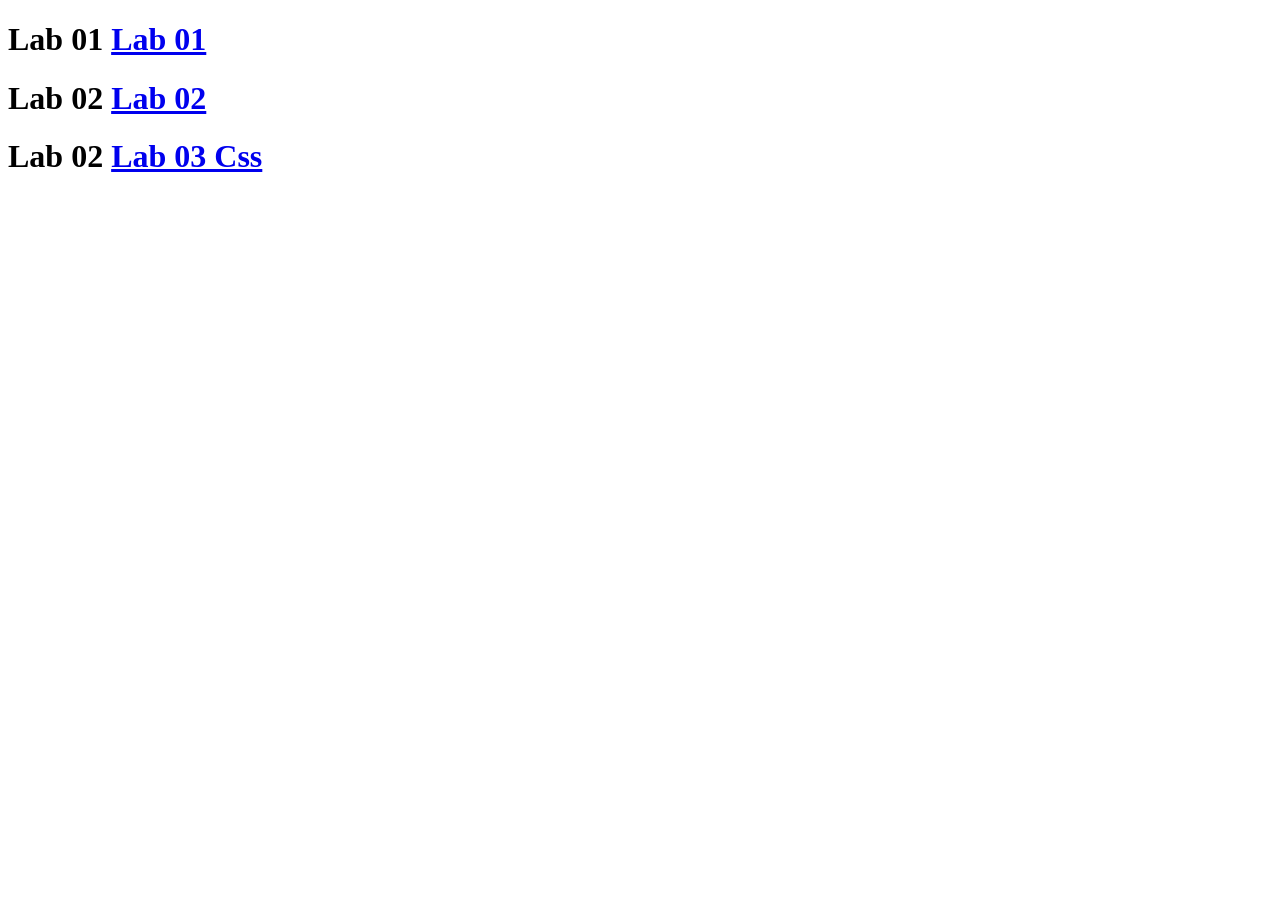
<file: index.html>
<!DOCTYPE html>
<html lang="en">
<head>
    <meta charset="UTF-8">
    <meta name="viewport" content="width=device-width, initial-scale=1.0">
    <title>Landing Page</title>
</head>
<body>


    <h1>Lab 01 <a href="lab01/index.html">Lab 01</a></h1>
    <h1>Lab 02 <a href="lab02/index.html">Lab 02</a></h1>
    <h1>Lab 02 <a href="lab03_css/index.html">Lab 03 Css</a></h1>
    
</body>
</html>
</file>
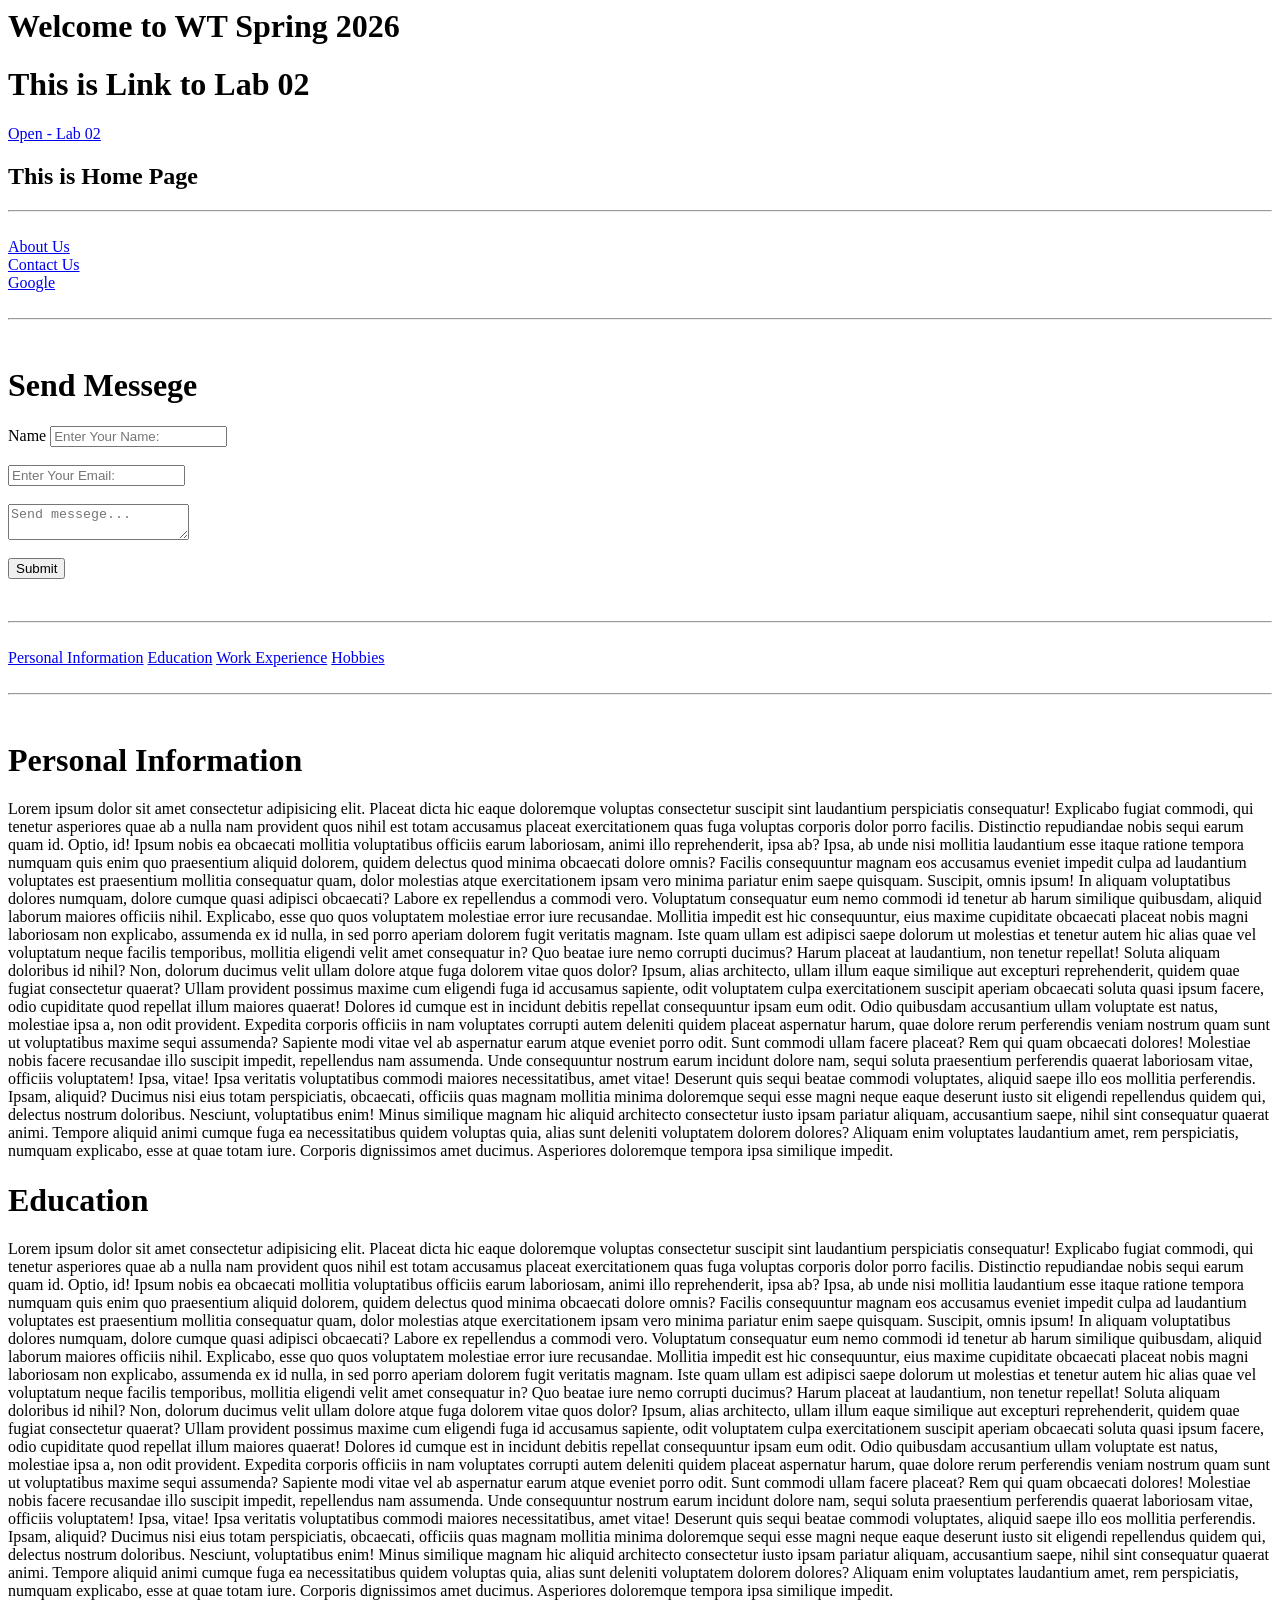
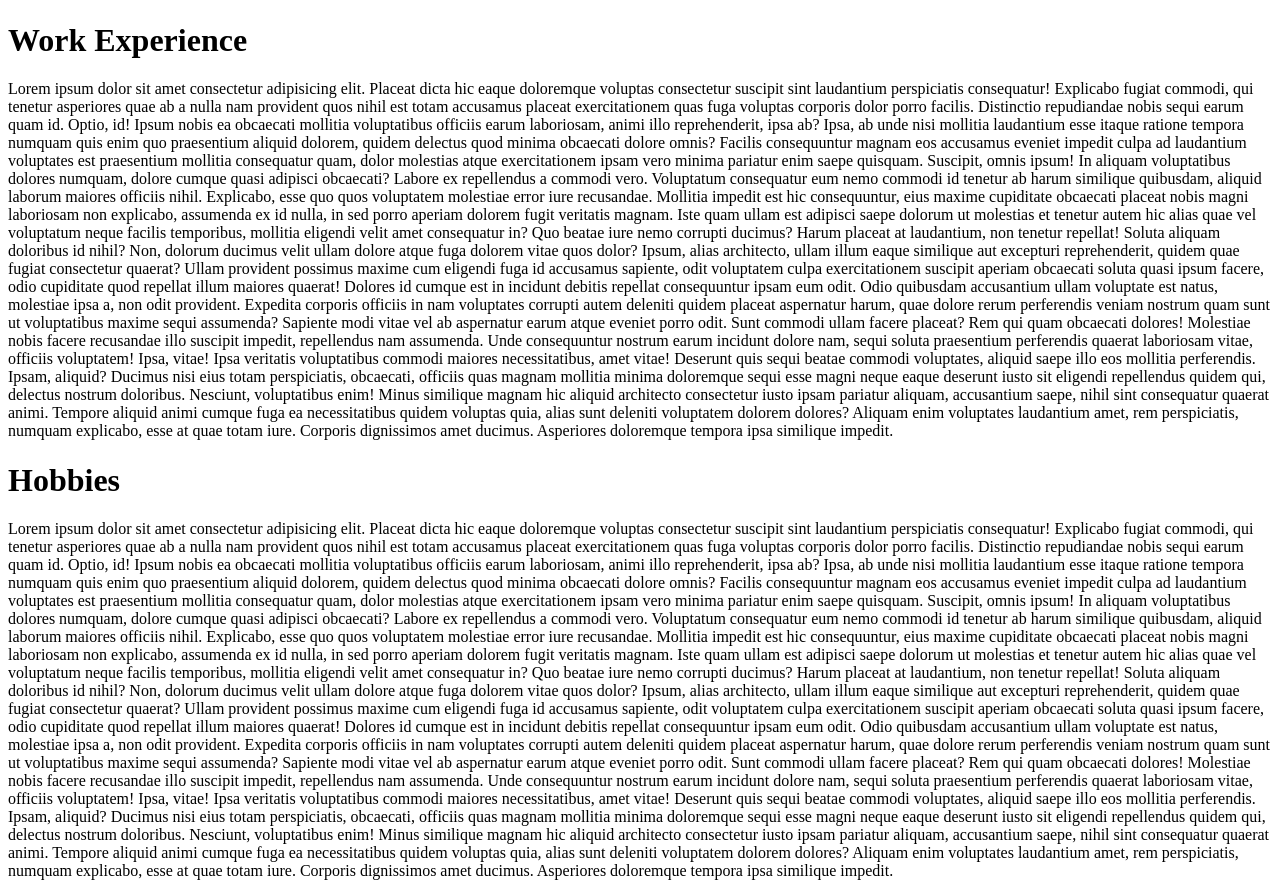
<file: lab01/index.html>
<html>
    <head>
        <title>Home - Section B</title>
    </head>
    <body>
        <h1>Welcome to WT Spring 2026 </h1>


        <h1>This is Link to Lab 02</h1>
        <a href="lab02.html">Open - Lab 02</a>



        <h2>This is Home Page</h2>
        <hr><br>
        <a href="Aboutus.html">About Us</a>
        <br>
        <a href="contactus.html">Contact Us</a>
        <br>
        <a href="https://www.google.com">Google</a>

        <br><br><hr><br>


        <form>
            <h1>Send Messege</h1>
            <label for="name">Name</label>
            <input type="text" id="name" placeholder="Enter Your Name: "><br /><br />
            <input type="email" placeholder="Enter Your Email: "><br /><br />
            <textarea name="" id="" placeholder="Send messege..."></textarea><br /><br />
            <button>Submit</button>
        </form>

        <br><hr><br>


        <div>
            <a href="#p1">Personal Information</a>
            <a href="#p2">Education</a>
            <a href="#p3">Work Experience</a>
            <a href="#p4">Hobbies</a>
        </div>

        <br><hr><br>

        <div id="p1">
            <h1>Personal Information</h1>
            <p>Lorem ipsum dolor sit amet consectetur adipisicing elit. Placeat dicta hic eaque doloremque voluptas consectetur suscipit sint laudantium perspiciatis consequatur! Explicabo fugiat commodi, qui tenetur asperiores quae ab a nulla nam provident quos nihil est totam accusamus placeat exercitationem quas fuga voluptas corporis dolor porro facilis. Distinctio repudiandae nobis sequi earum quam id. Optio, id! Ipsum nobis ea obcaecati mollitia voluptatibus officiis earum laboriosam, animi illo reprehenderit, ipsa ab? Ipsa, ab unde nisi mollitia laudantium esse itaque ratione tempora numquam quis enim quo praesentium aliquid dolorem, quidem delectus quod minima obcaecati dolore omnis? Facilis consequuntur magnam eos accusamus eveniet impedit culpa ad laudantium voluptates est praesentium mollitia consequatur quam, dolor molestias atque exercitationem ipsam vero minima pariatur enim saepe quisquam. Suscipit, omnis ipsum! In aliquam voluptatibus dolores numquam, dolore cumque quasi adipisci obcaecati? Labore ex repellendus a commodi vero. Voluptatum consequatur eum nemo commodi id tenetur ab harum similique quibusdam, aliquid laborum maiores officiis nihil. Explicabo, esse quo quos voluptatem molestiae error iure recusandae. Mollitia impedit est hic consequuntur, eius maxime cupiditate obcaecati placeat nobis magni laboriosam non explicabo, assumenda ex id nulla, in sed porro aperiam dolorem fugit veritatis magnam. Iste quam ullam est adipisci saepe dolorum ut molestias et tenetur autem hic alias quae vel voluptatum neque facilis temporibus, mollitia eligendi velit amet consequatur in? Quo beatae iure nemo corrupti ducimus? Harum placeat at laudantium, non tenetur repellat! Soluta aliquam doloribus id nihil? Non, dolorum ducimus velit ullam dolore atque fuga dolorem vitae quos dolor? Ipsum, alias architecto, ullam illum eaque similique aut excepturi reprehenderit, quidem quae fugiat consectetur quaerat? Ullam provident possimus maxime cum eligendi fuga id accusamus sapiente, odit voluptatem culpa exercitationem suscipit aperiam obcaecati soluta quasi ipsum facere, odio cupiditate quod repellat illum maiores quaerat! Dolores id cumque est in incidunt debitis repellat consequuntur ipsam eum odit. Odio quibusdam accusantium ullam voluptate est natus, molestiae ipsa a, non odit provident. Expedita corporis officiis in nam voluptates corrupti autem deleniti quidem placeat aspernatur harum, quae dolore rerum perferendis veniam nostrum quam sunt ut voluptatibus maxime sequi assumenda? Sapiente modi vitae vel ab aspernatur earum atque eveniet porro odit. Sunt commodi ullam facere placeat? Rem qui quam obcaecati dolores! Molestiae nobis facere recusandae illo suscipit impedit, repellendus nam assumenda. Unde consequuntur nostrum earum incidunt dolore nam, sequi soluta praesentium perferendis quaerat laboriosam vitae, officiis voluptatem! Ipsa, vitae! Ipsa veritatis voluptatibus commodi maiores necessitatibus, amet vitae! Deserunt quis sequi beatae commodi voluptates, aliquid saepe illo eos mollitia perferendis. Ipsam, aliquid? Ducimus nisi eius totam perspiciatis, obcaecati, officiis quas magnam mollitia minima doloremque sequi esse magni neque eaque deserunt iusto sit eligendi repellendus quidem qui, delectus nostrum doloribus. Nesciunt, voluptatibus enim! Minus similique magnam hic aliquid architecto consectetur iusto ipsam pariatur aliquam, accusantium saepe, nihil sint consequatur quaerat animi. Tempore aliquid animi cumque fuga ea necessitatibus quidem voluptas quia, alias sunt deleniti voluptatem dolorem dolores? Aliquam enim voluptates laudantium amet, rem perspiciatis, numquam explicabo, esse at quae totam iure. Corporis dignissimos amet ducimus. Asperiores doloremque tempora ipsa similique impedit.</p>
        </div>

        <div id="p2">
            <h1>Education</h1>
            <p>Lorem ipsum dolor sit amet consectetur adipisicing elit. Placeat dicta hic eaque doloremque voluptas consectetur suscipit sint laudantium perspiciatis consequatur! Explicabo fugiat commodi, qui tenetur asperiores quae ab a nulla nam provident quos nihil est totam accusamus placeat exercitationem quas fuga voluptas corporis dolor porro facilis. Distinctio repudiandae nobis sequi earum quam id. Optio, id! Ipsum nobis ea obcaecati mollitia voluptatibus officiis earum laboriosam, animi illo reprehenderit, ipsa ab? Ipsa, ab unde nisi mollitia laudantium esse itaque ratione tempora numquam quis enim quo praesentium aliquid dolorem, quidem delectus quod minima obcaecati dolore omnis? Facilis consequuntur magnam eos accusamus eveniet impedit culpa ad laudantium voluptates est praesentium mollitia consequatur quam, dolor molestias atque exercitationem ipsam vero minima pariatur enim saepe quisquam. Suscipit, omnis ipsum! In aliquam voluptatibus dolores numquam, dolore cumque quasi adipisci obcaecati? Labore ex repellendus a commodi vero. Voluptatum consequatur eum nemo commodi id tenetur ab harum similique quibusdam, aliquid laborum maiores officiis nihil. Explicabo, esse quo quos voluptatem molestiae error iure recusandae. Mollitia impedit est hic consequuntur, eius maxime cupiditate obcaecati placeat nobis magni laboriosam non explicabo, assumenda ex id nulla, in sed porro aperiam dolorem fugit veritatis magnam. Iste quam ullam est adipisci saepe dolorum ut molestias et tenetur autem hic alias quae vel voluptatum neque facilis temporibus, mollitia eligendi velit amet consequatur in? Quo beatae iure nemo corrupti ducimus? Harum placeat at laudantium, non tenetur repellat! Soluta aliquam doloribus id nihil? Non, dolorum ducimus velit ullam dolore atque fuga dolorem vitae quos dolor? Ipsum, alias architecto, ullam illum eaque similique aut excepturi reprehenderit, quidem quae fugiat consectetur quaerat? Ullam provident possimus maxime cum eligendi fuga id accusamus sapiente, odit voluptatem culpa exercitationem suscipit aperiam obcaecati soluta quasi ipsum facere, odio cupiditate quod repellat illum maiores quaerat! Dolores id cumque est in incidunt debitis repellat consequuntur ipsam eum odit. Odio quibusdam accusantium ullam voluptate est natus, molestiae ipsa a, non odit provident. Expedita corporis officiis in nam voluptates corrupti autem deleniti quidem placeat aspernatur harum, quae dolore rerum perferendis veniam nostrum quam sunt ut voluptatibus maxime sequi assumenda? Sapiente modi vitae vel ab aspernatur earum atque eveniet porro odit. Sunt commodi ullam facere placeat? Rem qui quam obcaecati dolores! Molestiae nobis facere recusandae illo suscipit impedit, repellendus nam assumenda. Unde consequuntur nostrum earum incidunt dolore nam, sequi soluta praesentium perferendis quaerat laboriosam vitae, officiis voluptatem! Ipsa, vitae! Ipsa veritatis voluptatibus commodi maiores necessitatibus, amet vitae! Deserunt quis sequi beatae commodi voluptates, aliquid saepe illo eos mollitia perferendis. Ipsam, aliquid? Ducimus nisi eius totam perspiciatis, obcaecati, officiis quas magnam mollitia minima doloremque sequi esse magni neque eaque deserunt iusto sit eligendi repellendus quidem qui, delectus nostrum doloribus. Nesciunt, voluptatibus enim! Minus similique magnam hic aliquid architecto consectetur iusto ipsam pariatur aliquam, accusantium saepe, nihil sint consequatur quaerat animi. Tempore aliquid animi cumque fuga ea necessitatibus quidem voluptas quia, alias sunt deleniti voluptatem dolorem dolores? Aliquam enim voluptates laudantium amet, rem perspiciatis, numquam explicabo, esse at quae totam iure. Corporis dignissimos amet ducimus. Asperiores doloremque tempora ipsa similique impedit.</p>
        </div>

        <div id="p3">
            <h1>Work Experience</h1>
            <p>Lorem ipsum dolor sit amet consectetur adipisicing elit. Placeat dicta hic eaque doloremque voluptas consectetur suscipit sint laudantium perspiciatis consequatur! Explicabo fugiat commodi, qui tenetur asperiores quae ab a nulla nam provident quos nihil est totam accusamus placeat exercitationem quas fuga voluptas corporis dolor porro facilis. Distinctio repudiandae nobis sequi earum quam id. Optio, id! Ipsum nobis ea obcaecati mollitia voluptatibus officiis earum laboriosam, animi illo reprehenderit, ipsa ab? Ipsa, ab unde nisi mollitia laudantium esse itaque ratione tempora numquam quis enim quo praesentium aliquid dolorem, quidem delectus quod minima obcaecati dolore omnis? Facilis consequuntur magnam eos accusamus eveniet impedit culpa ad laudantium voluptates est praesentium mollitia consequatur quam, dolor molestias atque exercitationem ipsam vero minima pariatur enim saepe quisquam. Suscipit, omnis ipsum! In aliquam voluptatibus dolores numquam, dolore cumque quasi adipisci obcaecati? Labore ex repellendus a commodi vero. Voluptatum consequatur eum nemo commodi id tenetur ab harum similique quibusdam, aliquid laborum maiores officiis nihil. Explicabo, esse quo quos voluptatem molestiae error iure recusandae. Mollitia impedit est hic consequuntur, eius maxime cupiditate obcaecati placeat nobis magni laboriosam non explicabo, assumenda ex id nulla, in sed porro aperiam dolorem fugit veritatis magnam. Iste quam ullam est adipisci saepe dolorum ut molestias et tenetur autem hic alias quae vel voluptatum neque facilis temporibus, mollitia eligendi velit amet consequatur in? Quo beatae iure nemo corrupti ducimus? Harum placeat at laudantium, non tenetur repellat! Soluta aliquam doloribus id nihil? Non, dolorum ducimus velit ullam dolore atque fuga dolorem vitae quos dolor? Ipsum, alias architecto, ullam illum eaque similique aut excepturi reprehenderit, quidem quae fugiat consectetur quaerat? Ullam provident possimus maxime cum eligendi fuga id accusamus sapiente, odit voluptatem culpa exercitationem suscipit aperiam obcaecati soluta quasi ipsum facere, odio cupiditate quod repellat illum maiores quaerat! Dolores id cumque est in incidunt debitis repellat consequuntur ipsam eum odit. Odio quibusdam accusantium ullam voluptate est natus, molestiae ipsa a, non odit provident. Expedita corporis officiis in nam voluptates corrupti autem deleniti quidem placeat aspernatur harum, quae dolore rerum perferendis veniam nostrum quam sunt ut voluptatibus maxime sequi assumenda? Sapiente modi vitae vel ab aspernatur earum atque eveniet porro odit. Sunt commodi ullam facere placeat? Rem qui quam obcaecati dolores! Molestiae nobis facere recusandae illo suscipit impedit, repellendus nam assumenda. Unde consequuntur nostrum earum incidunt dolore nam, sequi soluta praesentium perferendis quaerat laboriosam vitae, officiis voluptatem! Ipsa, vitae! Ipsa veritatis voluptatibus commodi maiores necessitatibus, amet vitae! Deserunt quis sequi beatae commodi voluptates, aliquid saepe illo eos mollitia perferendis. Ipsam, aliquid? Ducimus nisi eius totam perspiciatis, obcaecati, officiis quas magnam mollitia minima doloremque sequi esse magni neque eaque deserunt iusto sit eligendi repellendus quidem qui, delectus nostrum doloribus. Nesciunt, voluptatibus enim! Minus similique magnam hic aliquid architecto consectetur iusto ipsam pariatur aliquam, accusantium saepe, nihil sint consequatur quaerat animi. Tempore aliquid animi cumque fuga ea necessitatibus quidem voluptas quia, alias sunt deleniti voluptatem dolorem dolores? Aliquam enim voluptates laudantium amet, rem perspiciatis, numquam explicabo, esse at quae totam iure. Corporis dignissimos amet ducimus. Asperiores doloremque tempora ipsa similique impedit.</p>
        </div>

        <div id="p4">
            <h1>Hobbies</h1>
            <p>Lorem ipsum dolor sit amet consectetur adipisicing elit. Placeat dicta hic eaque doloremque voluptas consectetur suscipit sint laudantium perspiciatis consequatur! Explicabo fugiat commodi, qui tenetur asperiores quae ab a nulla nam provident quos nihil est totam accusamus placeat exercitationem quas fuga voluptas corporis dolor porro facilis. Distinctio repudiandae nobis sequi earum quam id. Optio, id! Ipsum nobis ea obcaecati mollitia voluptatibus officiis earum laboriosam, animi illo reprehenderit, ipsa ab? Ipsa, ab unde nisi mollitia laudantium esse itaque ratione tempora numquam quis enim quo praesentium aliquid dolorem, quidem delectus quod minima obcaecati dolore omnis? Facilis consequuntur magnam eos accusamus eveniet impedit culpa ad laudantium voluptates est praesentium mollitia consequatur quam, dolor molestias atque exercitationem ipsam vero minima pariatur enim saepe quisquam. Suscipit, omnis ipsum! In aliquam voluptatibus dolores numquam, dolore cumque quasi adipisci obcaecati? Labore ex repellendus a commodi vero. Voluptatum consequatur eum nemo commodi id tenetur ab harum similique quibusdam, aliquid laborum maiores officiis nihil. Explicabo, esse quo quos voluptatem molestiae error iure recusandae. Mollitia impedit est hic consequuntur, eius maxime cupiditate obcaecati placeat nobis magni laboriosam non explicabo, assumenda ex id nulla, in sed porro aperiam dolorem fugit veritatis magnam. Iste quam ullam est adipisci saepe dolorum ut molestias et tenetur autem hic alias quae vel voluptatum neque facilis temporibus, mollitia eligendi velit amet consequatur in? Quo beatae iure nemo corrupti ducimus? Harum placeat at laudantium, non tenetur repellat! Soluta aliquam doloribus id nihil? Non, dolorum ducimus velit ullam dolore atque fuga dolorem vitae quos dolor? Ipsum, alias architecto, ullam illum eaque similique aut excepturi reprehenderit, quidem quae fugiat consectetur quaerat? Ullam provident possimus maxime cum eligendi fuga id accusamus sapiente, odit voluptatem culpa exercitationem suscipit aperiam obcaecati soluta quasi ipsum facere, odio cupiditate quod repellat illum maiores quaerat! Dolores id cumque est in incidunt debitis repellat consequuntur ipsam eum odit. Odio quibusdam accusantium ullam voluptate est natus, molestiae ipsa a, non odit provident. Expedita corporis officiis in nam voluptates corrupti autem deleniti quidem placeat aspernatur harum, quae dolore rerum perferendis veniam nostrum quam sunt ut voluptatibus maxime sequi assumenda? Sapiente modi vitae vel ab aspernatur earum atque eveniet porro odit. Sunt commodi ullam facere placeat? Rem qui quam obcaecati dolores! Molestiae nobis facere recusandae illo suscipit impedit, repellendus nam assumenda. Unde consequuntur nostrum earum incidunt dolore nam, sequi soluta praesentium perferendis quaerat laboriosam vitae, officiis voluptatem! Ipsa, vitae! Ipsa veritatis voluptatibus commodi maiores necessitatibus, amet vitae! Deserunt quis sequi beatae commodi voluptates, aliquid saepe illo eos mollitia perferendis. Ipsam, aliquid? Ducimus nisi eius totam perspiciatis, obcaecati, officiis quas magnam mollitia minima doloremque sequi esse magni neque eaque deserunt iusto sit eligendi repellendus quidem qui, delectus nostrum doloribus. Nesciunt, voluptatibus enim! Minus similique magnam hic aliquid architecto consectetur iusto ipsam pariatur aliquam, accusantium saepe, nihil sint consequatur quaerat animi. Tempore aliquid animi cumque fuga ea necessitatibus quidem voluptas quia, alias sunt deleniti voluptatem dolorem dolores? Aliquam enim voluptates laudantium amet, rem perspiciatis, numquam explicabo, esse at quae totam iure. Corporis dignissimos amet ducimus. Asperiores doloremque tempora ipsa similique impedit.</p>
        </div>

    </body>
</html>
</file>
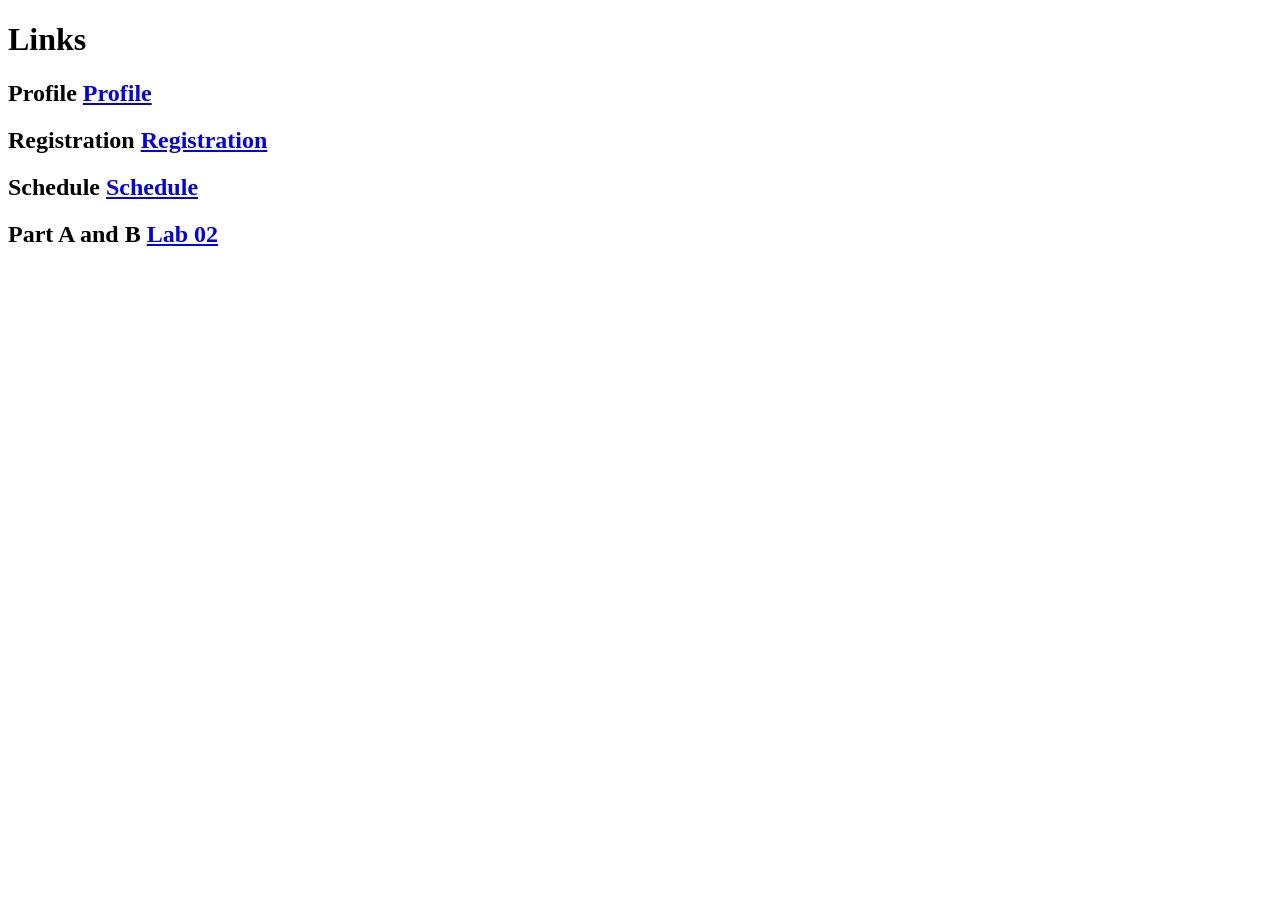
<file: lab02/index.html>
<!DOCTYPE html>
<html lang="en">
<head>
    <meta charset="UTF-8">
    <meta name="viewport" content="width=device-width, initial-scale=1.0">
    <title>Lab 02</title>
</head>
<body>


    <h1>Links</h1>

    <h2>Profile <a href="profile.html">Profile</a></h2>
    <h2>Registration <a href="registration.html">Registration</a></h2>
    <h2>Schedule <a href="schedule.html">Schedule</a></h2>
    <h2>Part A and B <a href="lab02.html">Lab 02</a></h2>
    
</body>
</html>
</file>
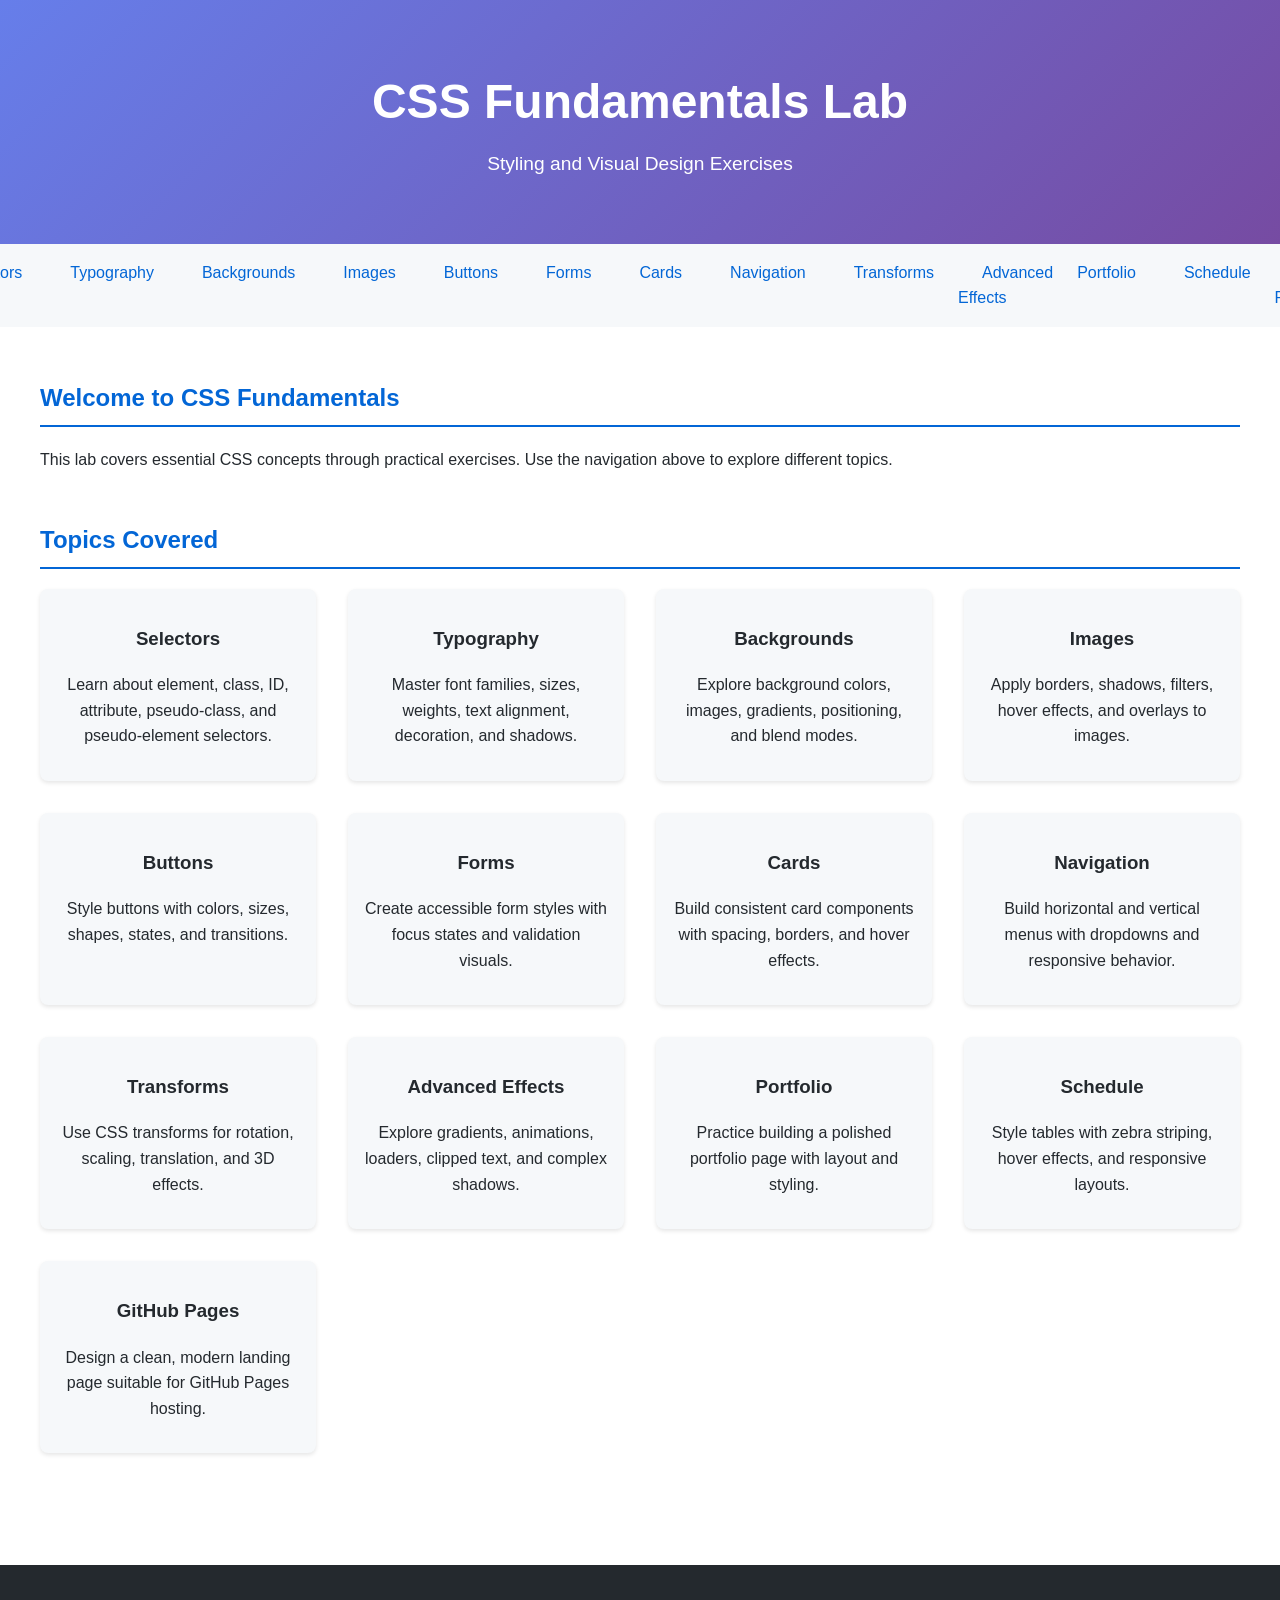
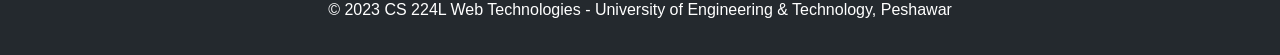
<file: lab03_css/index.html>
<!DOCTYPE html>
<html lang="en">
<head>
    <meta charset="UTF-8">
    <meta name="viewport" content="width=device-width, initial-scale=1.0">
    <title>Lab 03 & 04: CSS Fundamentals</title>
    <link rel="stylesheet" href="styles/main.css">
    <link rel="stylesheet" href="styles/components.css">
</head>
<body>
    <header>
        <h1>CSS Fundamentals Lab</h1>
        <p>Styling and Visual Design Exercises</p>
    </header>

    <nav>
        <ul>
            <li><a href="exercises/selectors.html">Selectors</a></li>
            <li><a href="exercises/typography.html">Typography</a></li>
            <li><a href="exercises/backgrounds.html">Backgrounds</a></li>
            <li><a href="exercises/images.html">Images</a></li>
            <li><a href="exercises/buttons.html">Buttons</a></li>
            <li><a href="exercises/forms.html">Forms</a></li>
            <li><a href="exercises/cards.html">Cards</a></li>
            <li><a href="exercises/navigation.html">Navigation</a></li>
            <li><a href="exercises/transforms.html">Transforms</a></li>
            <li><a href="exercises/advanced.html">Advanced Effects</a></li>
            <li><a href="exercises/portfolio.html">Portfolio</a></li>
            <li><a href="exercises/schedule.html">Schedule</a></li>
            <li><a href="exercises/github.html">GitHub Pages</a></li>
        </ul>
    </nav>

    <main>
        <section>
            <h2>Welcome to CSS Fundamentals</h2>
            <p>This lab covers essential CSS concepts through practical exercises. Use the navigation above to explore different topics.</p>
        </section>

        <section>
            <h2>Topics Covered</h2>
            <div class="topic-grid">
                <div class="topic-card">
                    <h3>Selectors</h3>
                    <p>Learn about element, class, ID, attribute, pseudo-class, and pseudo-element selectors.</p>
                </div>
                <div class="topic-card">
                    <h3>Typography</h3>
                    <p>Master font families, sizes, weights, text alignment, decoration, and shadows.</p>
                </div>
                <div class="topic-card">
                    <h3>Backgrounds</h3>
                    <p>Explore background colors, images, gradients, positioning, and blend modes.</p>
                </div>
                <div class="topic-card">
                    <h3>Images</h3>
                    <p>Apply borders, shadows, filters, hover effects, and overlays to images.</p>
                </div>
                <div class="topic-card">
                    <h3>Buttons</h3>
                    <p>Style buttons with colors, sizes, shapes, states, and transitions.</p>
                </div>
                <div class="topic-card">
                    <h3>Forms</h3>
                    <p>Create accessible form styles with focus states and validation visuals.</p>
                </div>
                <div class="topic-card">
                    <h3>Cards</h3>
                    <p>Build consistent card components with spacing, borders, and hover effects.</p>
                </div>
                <div class="topic-card">
                    <h3>Navigation</h3>
                    <p>Build horizontal and vertical menus with dropdowns and responsive behavior.</p>
                </div>
                <div class="topic-card">
                    <h3>Transforms</h3>
                    <p>Use CSS transforms for rotation, scaling, translation, and 3D effects.</p>
                </div>
                <div class="topic-card">
                    <h3>Advanced Effects</h3>
                    <p>Explore gradients, animations, loaders, clipped text, and complex shadows.</p>
                </div>
                <div class="topic-card">
                    <h3>Portfolio</h3>
                    <p>Practice building a polished portfolio page with layout and styling.</p>
                </div>
                <div class="topic-card">
                    <h3>Schedule</h3>
                    <p>Style tables with zebra striping, hover effects, and responsive layouts.</p>
                </div>
                <div class="topic-card">
                    <h3>GitHub Pages</h3>
                    <p>Design a clean, modern landing page suitable for GitHub Pages hosting.</p>
                </div>
            </div>
        </section>
    </main>

    <footer>
        <p>&copy; 2023 CS 224L Web Technologies - University of Engineering & Technology, Peshawar</p>
    </footer>
</body>
</html>
</file>
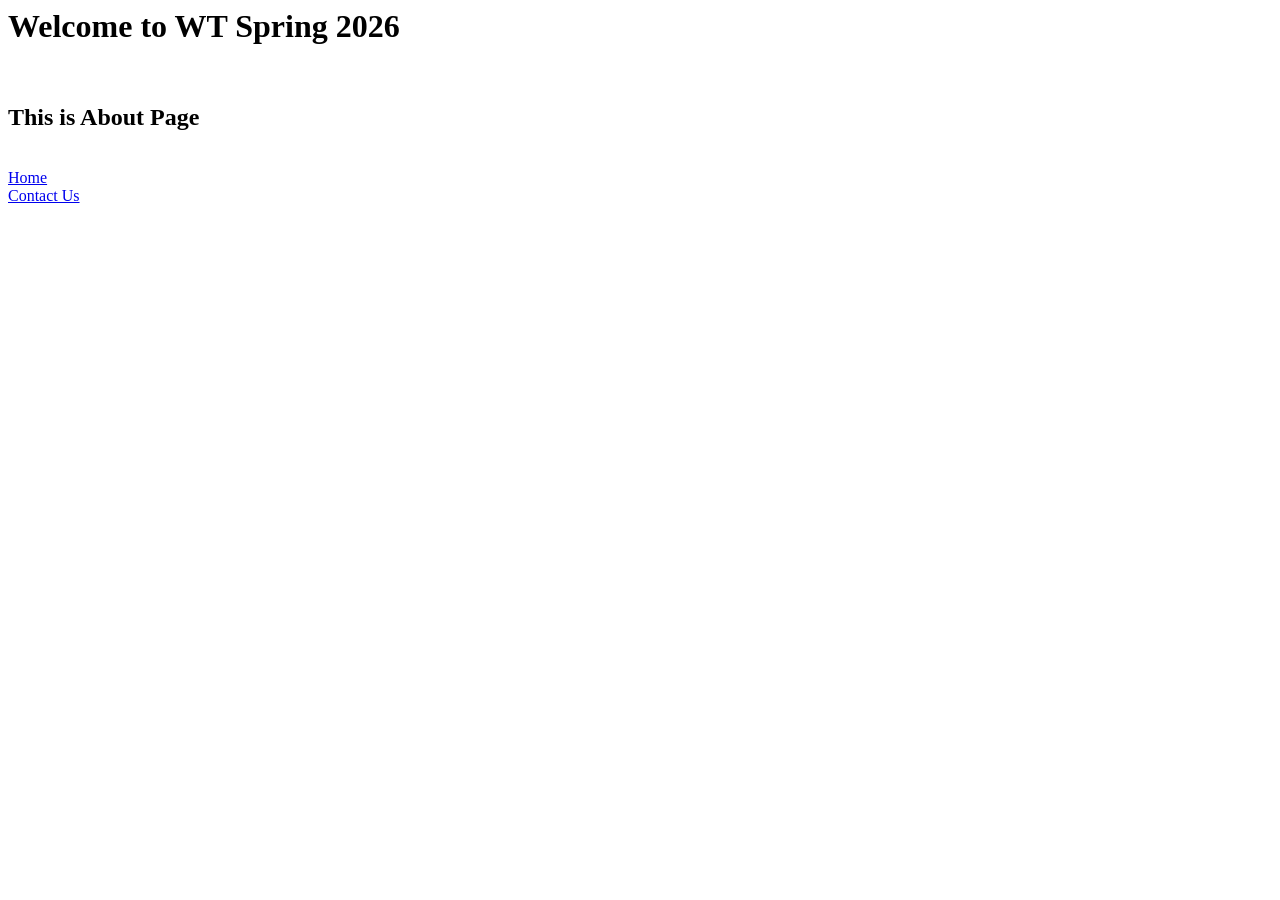
<file: lab01/Aboutus.html>
<html>
    <head>
        <title>Home - Section B</title>
    </head>
    <body>
        <h1>Welcome to WT Spring 2026 </h1>
        <br>
        <h2>This is About Page</h2>
        <br>
        <a href="index.html">Home</a>
        <br>
        <a href="contactus.html">Contact Us</a>
    </body>
</html>
</file>
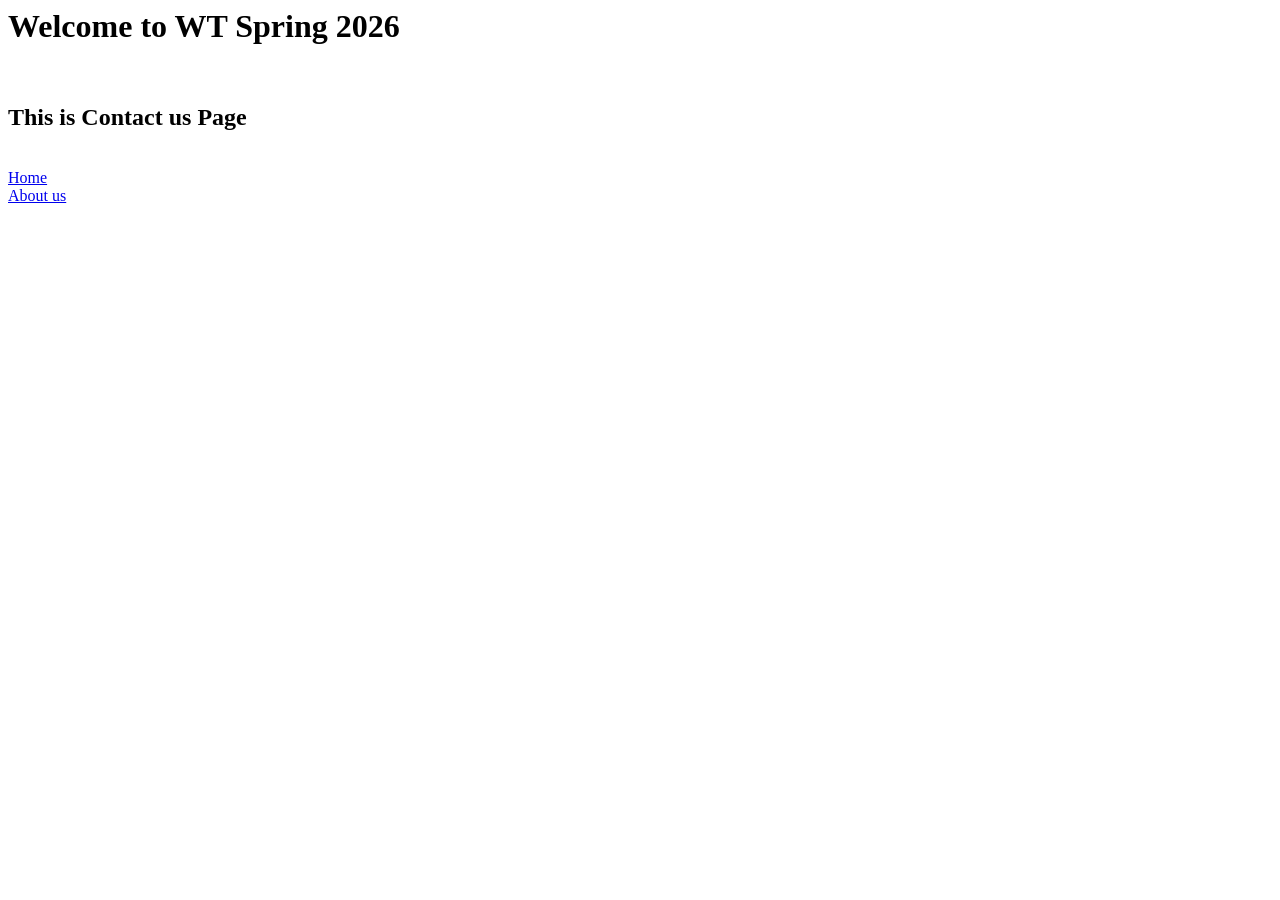
<file: lab01/contactus.html>
<html>
    <head>
        <title>Home - Section B</title>
    </head>
    <body>
        <h1>Welcome to WT Spring 2026 </h1>
        <br>
        <h2>This is Contact us Page</h2>
        <br>
        <a href="index.html">Home</a>
        <br>
        <a href="Aboutus.html">About us</a>
    </body>
</html>
</file>
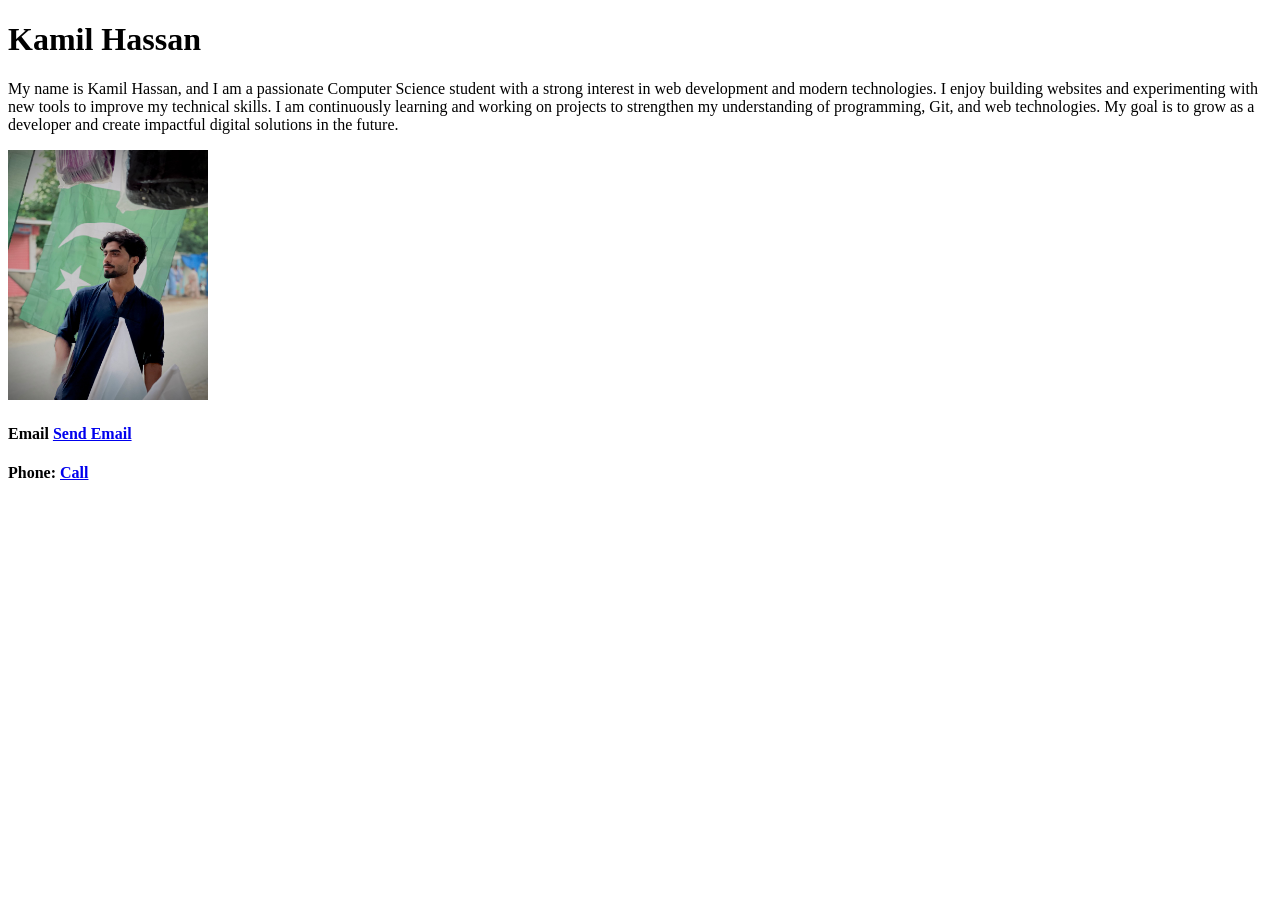
<file: lab02/profile.html>
<!doctype html>
<html lang="en">
  <head>
    <meta charset="UTF-8" />
    <meta name="viewport" content="width=device-width, initial-scale=1.0" />
    <title>Profile - Kamil Hassan</title>
  </head>
  <body>
    <h1>Kamil Hassan</h1>
    <p>
      My name is Kamil Hassan, and I am a passionate Computer Science student
      with a strong interest in web development and modern technologies. I enjoy
      building websites and experimenting with new tools to improve my technical
      skills. I am continuously learning and working on projects to strengthen
      my understanding of programming, Git, and web technologies. My goal is to
      grow as a developer and create impactful digital solutions in the future.
    </p>
    <img src="profile.jpeg" alt="Profile picture" width="200" height="250" />
    <h4>
      Email <a href="mailto:kamilhassan5april2006@gmail.com">Send Email</a>
    </h4>
    <h4>Phone: <a href="tel:+923189920767">Call</a></h4>


  </body>
</html>
</file>
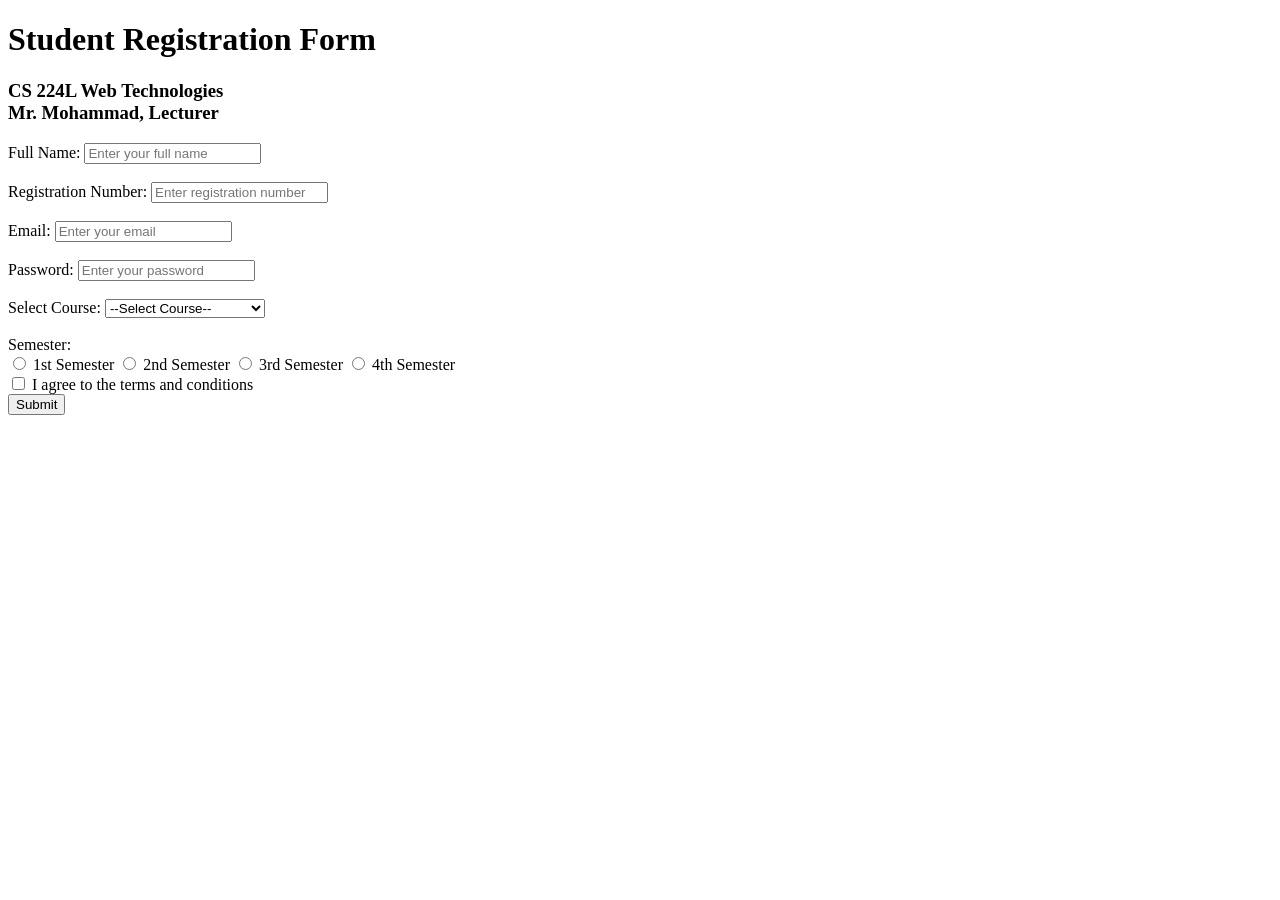
<file: lab02/registration.html>
<!DOCTYPE html>
<html lang="en">
<head>
    <meta charset="UTF-8">
    <meta name="viewport" content="width=device-width, initial-scale=1.0">
    <title>Registration | Lab 02</title>
</head>
<body>
    
    <h1>Student Registration Form</h1>
        <h3>CS 224L Web Technologies<br>Mr. Mohammad, Lecturer</h3>

        <form action="#" method="post">

            <label for="name">Full Name:</label>
            <input type="text" id="name" name="name" placeholder="Enter your full name" required><br><br>

            <label for="regno">Registration Number:</label>
            <input type="text" id="regno" name="regno" placeholder="Enter registration number" required><br><br>

            <label for="email">Email:</label>
            <input type="email" id="email" name="email" placeholder="Enter your email" required><br><br>

            <label for="password">Password:</label>
            <input type="password" id="password" name="password" placeholder="Enter your password" required><br><br>

            <label for="course">Select Course:</label>
            <select id="course" name="course" required>
                <option value="">--Select Course--</option>
                <option value="cs">Computer Science</option>
                <option value="it">Information Technology</option>
                <option value="se">Software Engineering</option>
                <option value="ce">Computer Engineering</option>
            </select>
            <br><br>

            <label>Semester:</label>
            <div>
                <label><input type="radio" name="semester" value="1" required> 1st Semester</label>
                <label><input type="radio" name="semester" value="2"> 2nd Semester</label>
                <label><input type="radio" name="semester" value="3"> 3rd Semester</label>
                <label><input type="radio" name="semester" value="4"> 4th Semester</label>
            </div>

            <div >
                <label><input type="checkbox" name="terms" required> I agree to the terms and conditions</label>
            </div>

            <button type="submit">Submit</button>

        </form>
</body>
</html>
</file>
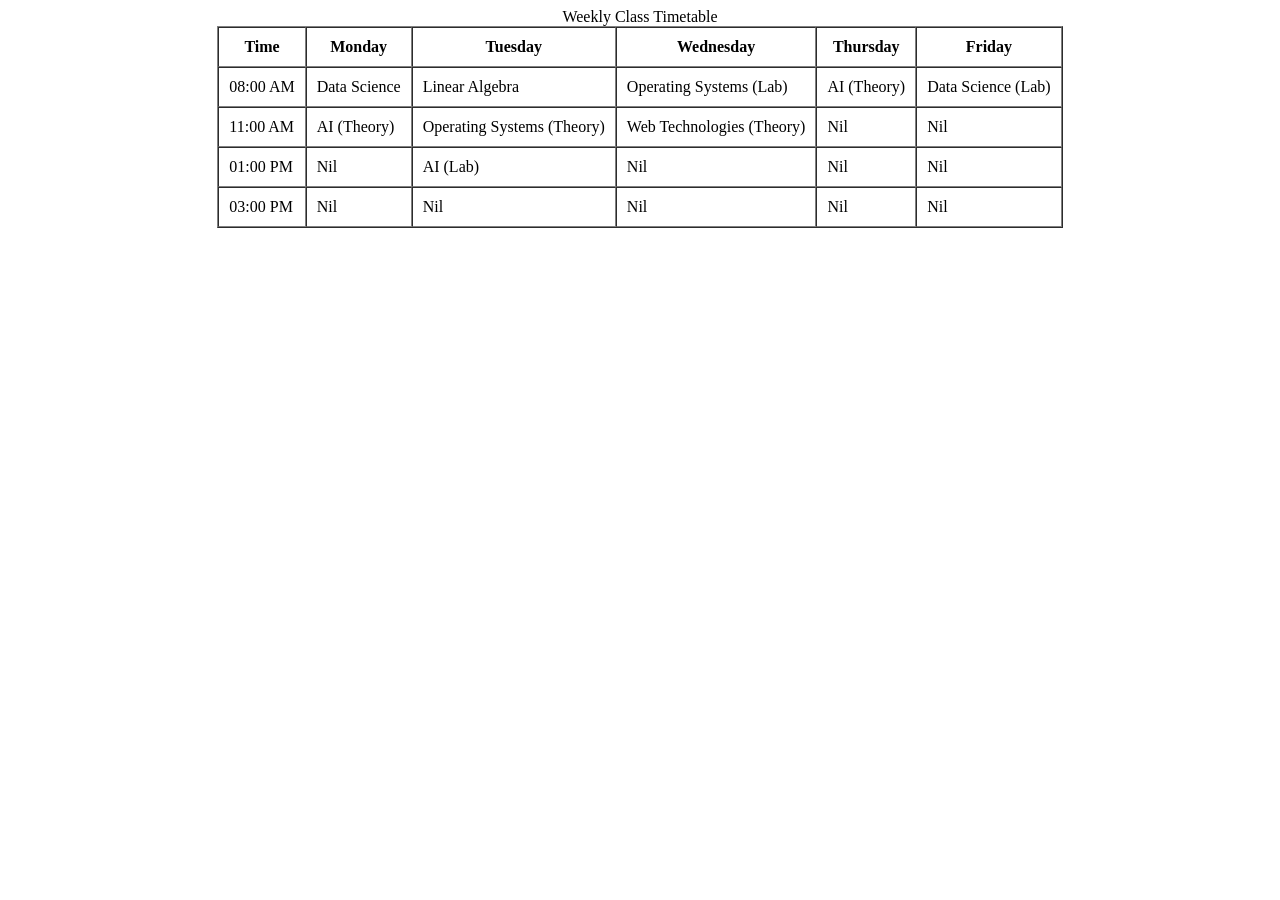
<file: lab02/schedule.html>
<!DOCTYPE html>
<html lang="en">
<head>
    <meta charset="UTF-8">
    <meta name="viewport" content="width=device-width, initial-scale=1.0">
    <title>Schedule | Lab 02</title>
</head>
<body>
    <table border="1" cellpadding="10" cellspacing="0" align="center">
        <caption>Weekly Class Timetable</caption>
      <thead>
        <tr>
          <th>Time</th>
          <th>Monday</th>
          <th>Tuesday</th>
          <th>Wednesday</th>
          <th>Thursday</th>
          <th>Friday</th>
        </tr>
      </thead>

      <tbody>
        <tr>
          <td>08:00 AM</td>
          <td>Data Science</td>
          <td>Linear Algebra</td>
          <td>Operating Systems (Lab)</td>
          <td>AI (Theory)</td>
          <td>Data Science (Lab)</td>
        </tr>

        <tr>
          <td>11:00 AM</td>
          <td>AI (Theory)</td>
          <td>Operating Systems (Theory)</td>
          <td>Web Technologies (Theory)</td>
          <td>Nil</td>
          <td>Nil</td>
        </tr>

        <tr>
          <td>01:00 PM</td>
          <td>Nil</td>
          <td>AI (Lab)</td>
          <td>Nil</td>
          <td>Nil</td>
          <td>Nil</td>
        </tr>

        <tr>
          <td>03:00 PM</td>
          <td>Nil</td>
          <td>Nil</td>
          <td>Nil</td>
          <td>Nil</td>
          <td>Nil</td>
        </tr>
      </tbody>
    </table>
</body>
</html>
</file>
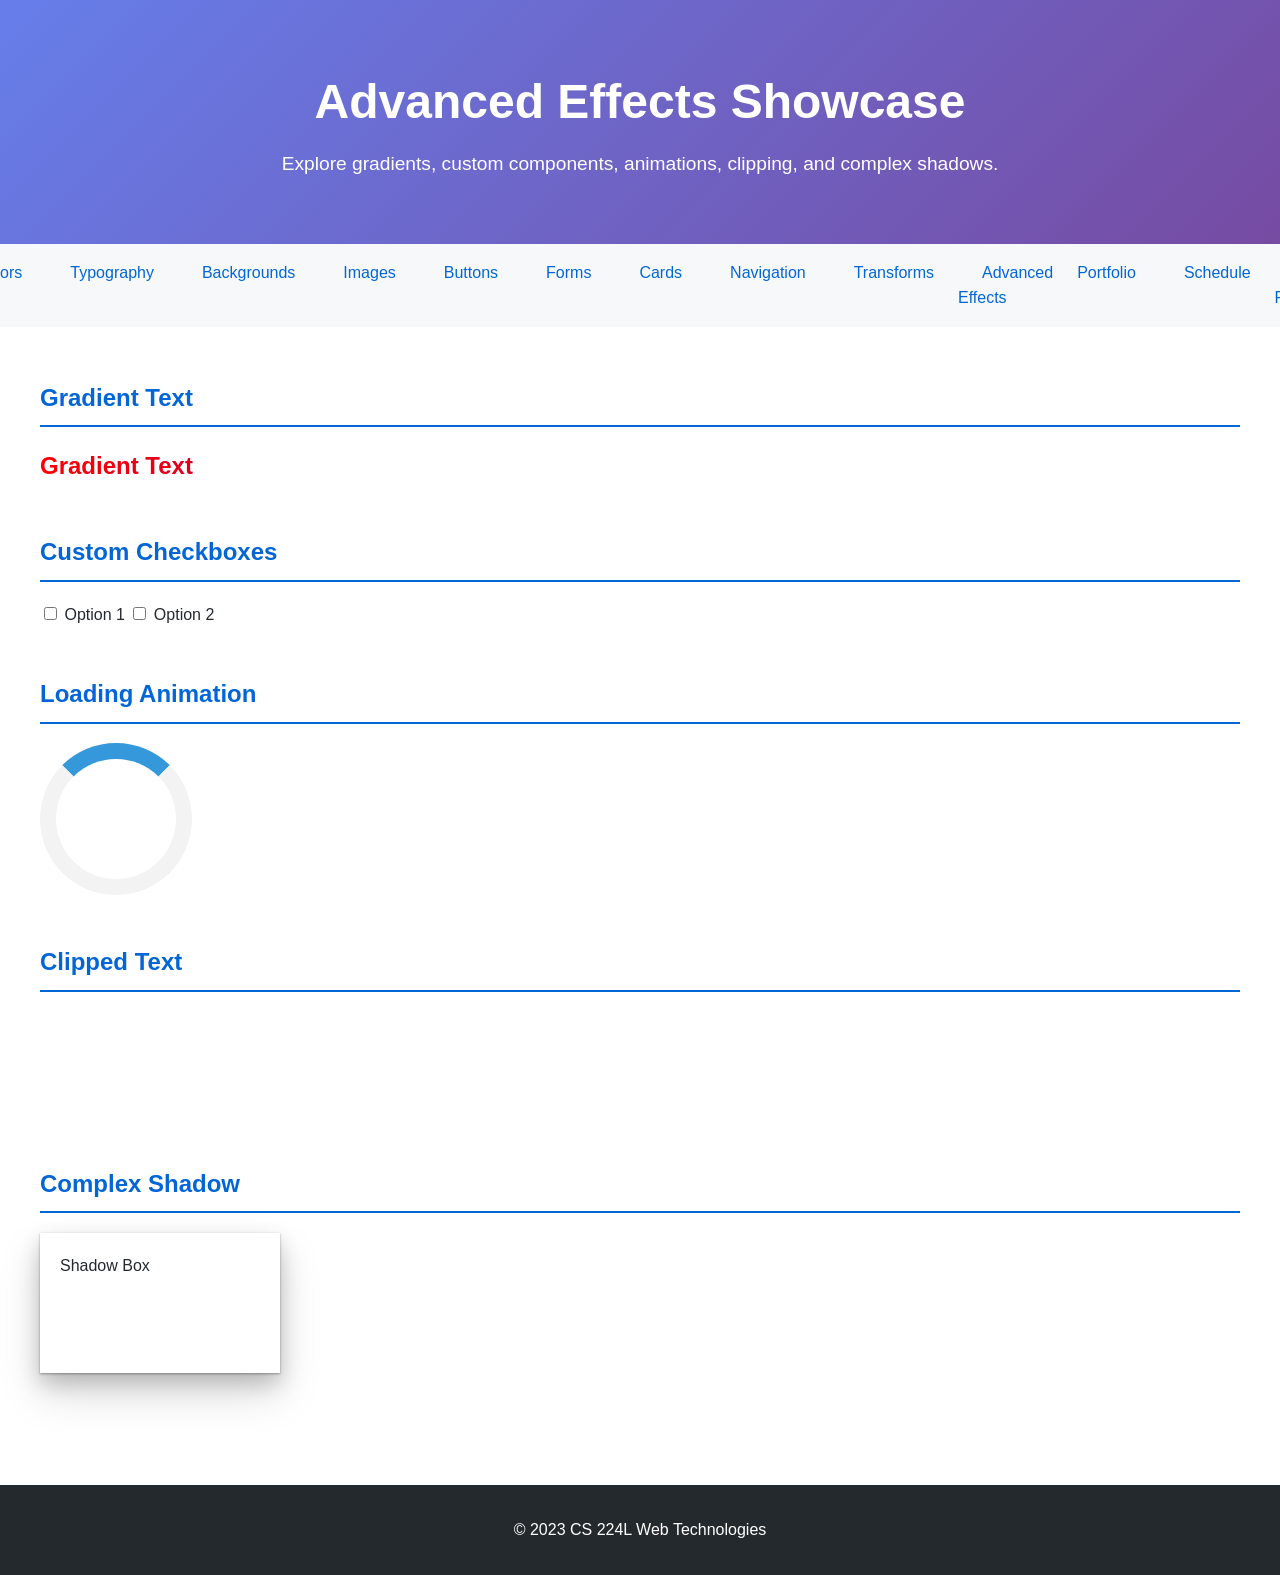
<file: lab03_css/exersises/advanced.html>
<!DOCTYPE html>
<html lang="en">
<head>
    <meta charset="UTF-8">
    <meta name="viewport" content="width=device-width, initial-scale=1.0">
    <title>Advanced Effects Exercise</title>
    <link rel="stylesheet" href="../styles/main.css">
    <link rel="stylesheet" href="../styles/typography.css">
    <link rel="stylesheet" href="../styles/effects.css">
</head>
<body>
    <header>
        <h1>Advanced Effects Showcase</h1>
        <p>Explore gradients, custom components, animations, clipping, and complex shadows.</p>
    </header>

    <nav>
        <ul>
            <li><a href="selectors.html">Selectors</a></li>
            <li><a href="typography.html">Typography</a></li>
            <li><a href="backgrounds.html">Backgrounds</a></li>
            <li><a href="images.html">Images</a></li>
            <li><a href="buttons.html">Buttons</a></li>
            <li><a href="forms.html">Forms</a></li>
            <li><a href="cards.html">Cards</a></li>
            <li><a href="navigation.html">Navigation</a></li>
            <li><a href="transforms.html">Transforms</a></li>
            <li><a href="advanced.html">Advanced Effects</a></li>
            <li><a href="portfolio.html">Portfolio</a></li>
            <li><a href="schedule.html">Schedule</a></li>
            <li><a href="github.html">GitHub Pages</a></li>
        </ul>
    </nav>

    <main>
        <section>
            <h2>Gradient Text</h2>
            <h1 class="gradient-text">Gradient Text</h1>
        </section>

        <section>
            <h2>Custom Checkboxes</h2>
            <label class="custom-checkbox">
                <input type="checkbox">
                <span class="checkmark"></span>
                Option 1
            </label>
            <label class="custom-checkbox">
                <input type="checkbox">
                <span class="checkmark"></span>
                Option 2
            </label>
        </section>

        <section>
            <h2>Loading Animation</h2>
            <div class="loader"></div>
        </section>

        <section>
            <h2>Clipped Text</h2>
            <p class="clipped-text">Clipped Text</p>
        </section>

        <section>
            <h2>Complex Shadow</h2>
            <div class="shadow-box">Shadow Box</div>
        </section>
    </main>

    <footer>
        <p>&copy; 2023 CS 224L Web Technologies</p>
    </footer>
</body>
</html>
</file>
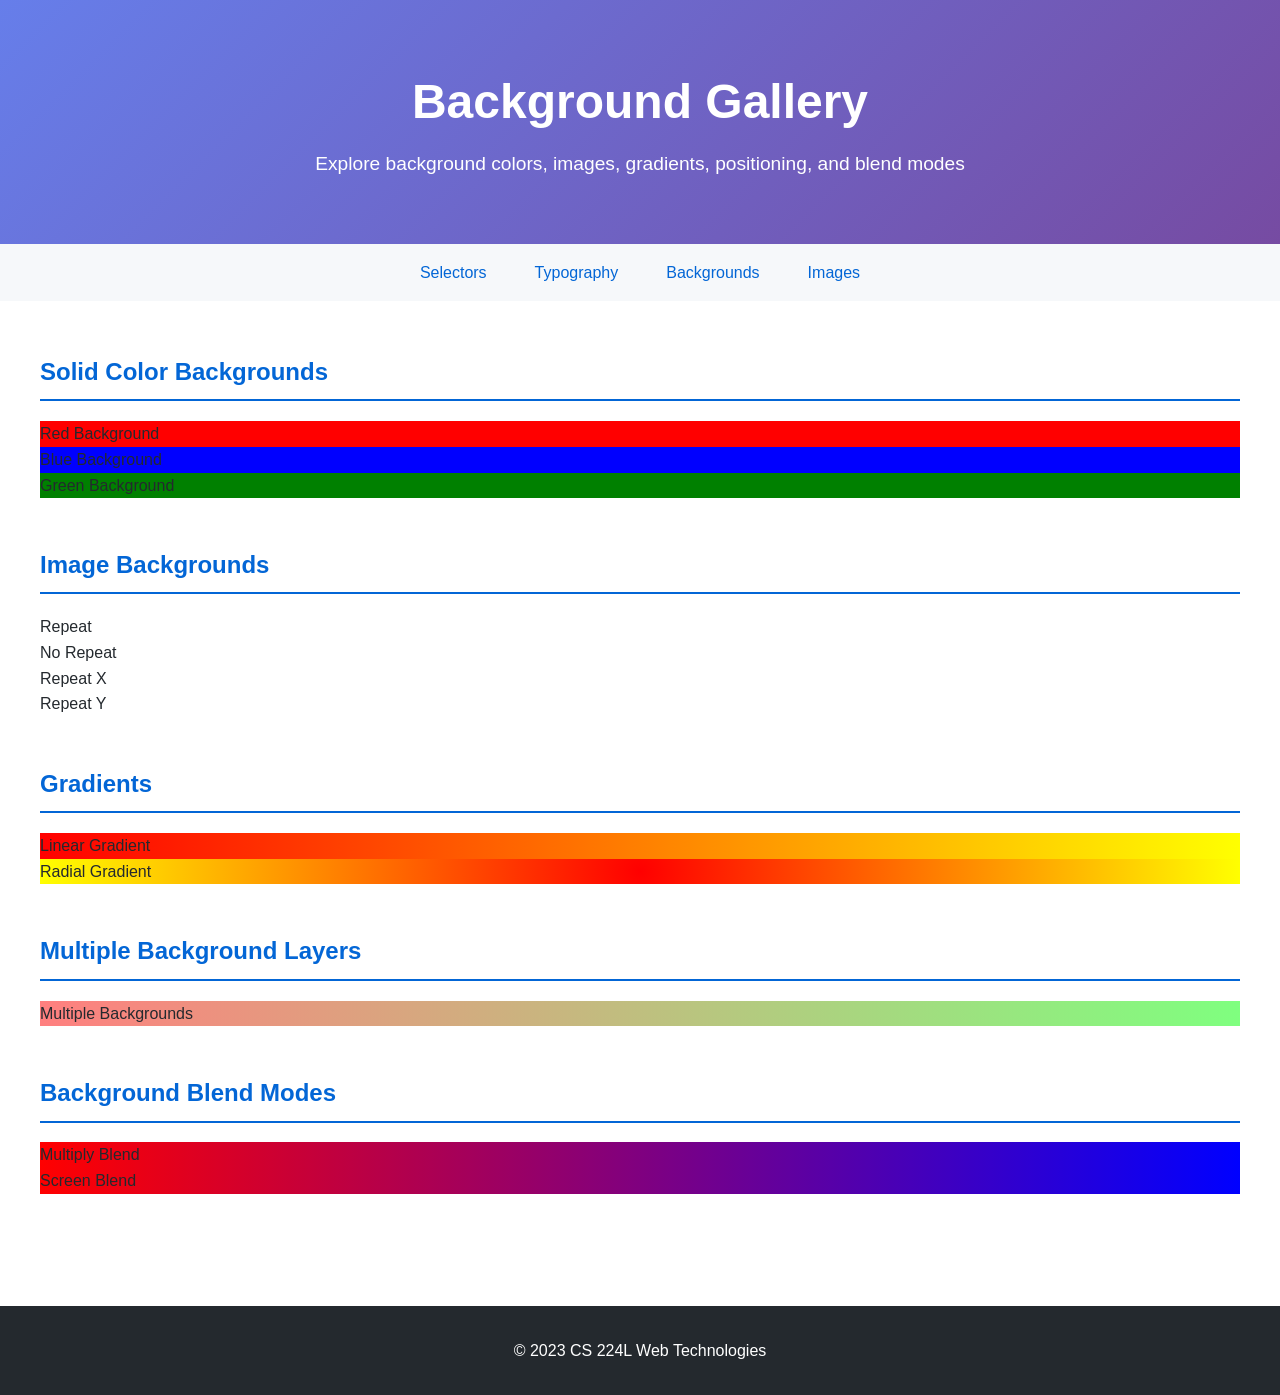
<file: lab03_css/exersises/backgrounds.html>
<!DOCTYPE html>
<html lang="en">
<head>
    <meta charset="UTF-8">
    <meta name="viewport" content="width=device-width, initial-scale=1.0">
    <title>Backgrounds Exercise</title>
    <link rel="stylesheet" href="../styles/main.css">
    <link rel="stylesheet" href="../styles/effects.css">
</head>
<body>
    <header>
        <h1>Background Gallery</h1>
        <p>Explore background colors, images, gradients, positioning, and blend modes</p>
    </header>

    <nav>
        <ul>
            <li><a href="selectors.html">Selectors</a></li>
            <li><a href="typography.html">Typography</a></li>
            <li><a href="backgrounds.html">Backgrounds</a></li>
            <li><a href="images.html">Images</a></li>
        </ul>
    </nav>

    <main>
        <section>
            <h2>Solid Color Backgrounds</h2>
            <div class="solid-red">Red Background</div>
            <div class="solid-blue">Blue Background</div>
            <div class="solid-green">Green Background</div>
        </section>

        <section>
            <h2>Image Backgrounds</h2>
            <div class="image-repeat">Repeat</div>
            <div class="image-no-repeat">No Repeat</div>
            <div class="image-repeat-x">Repeat X</div>
            <div class="image-repeat-y">Repeat Y</div>
        </section>

        <section>
            <h2>Gradients</h2>
            <div class="linear-gradient">Linear Gradient</div>
            <div class="radial-gradient">Radial Gradient</div>
        </section>

        <section>
            <h2>Multiple Background Layers</h2>
            <div class="multiple-bg">Multiple Backgrounds</div>
        </section>

        <section>
            <h2>Background Blend Modes</h2>
            <div class="blend-multiply">Multiply Blend</div>
            <div class="blend-screen">Screen Blend</div>
        </section>
    </main>

    <footer>
        <p>&copy; 2023 CS 224L Web Technologies</p>
    </footer>
</body>
</html>
</file>
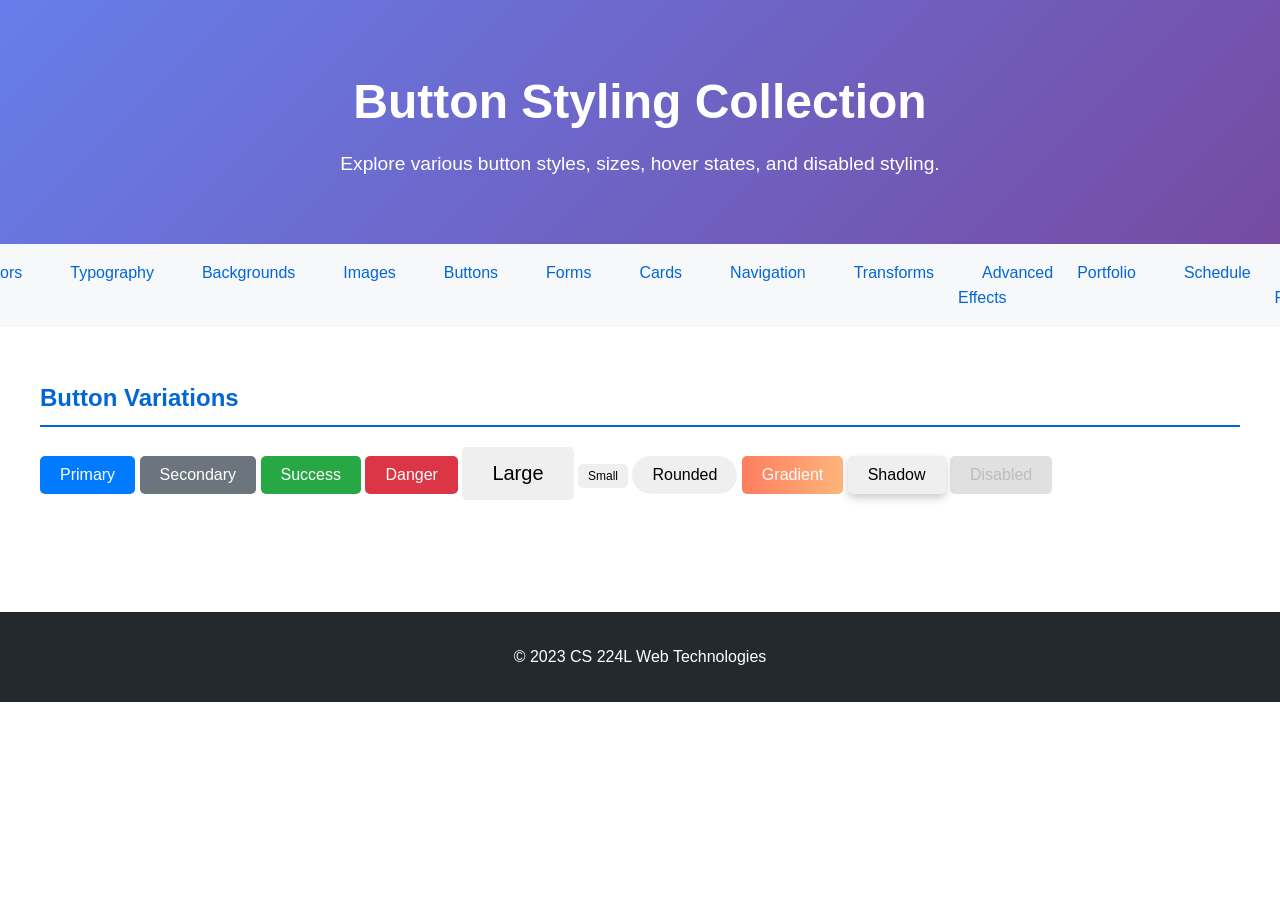
<file: lab03_css/exersises/buttons.html>
<!DOCTYPE html>
<html lang="en">
<head>
    <meta charset="UTF-8">
    <meta name="viewport" content="width=device-width, initial-scale=1.0">
    <title>Buttons Exercise</title>
    <link rel="stylesheet" href="../styles/main.css">
    <link rel="stylesheet" href="../styles/components.css">
</head>
<body>
    <header>
        <h1>Button Styling Collection</h1>
        <p>Explore various button styles, sizes, hover states, and disabled styling.</p>
    </header>

    <nav>
        <ul>
            <li><a href="selectors.html">Selectors</a></li>
            <li><a href="typography.html">Typography</a></li>
            <li><a href="backgrounds.html">Backgrounds</a></li>
            <li><a href="images.html">Images</a></li>
            <li><a href="buttons.html">Buttons</a></li>
            <li><a href="forms.html">Forms</a></li>
            <li><a href="cards.html">Cards</a></li>
            <li><a href="navigation.html">Navigation</a></li>
            <li><a href="transforms.html">Transforms</a></li>
            <li><a href="advanced.html">Advanced Effects</a></li>
            <li><a href="portfolio.html">Portfolio</a></li>
            <li><a href="schedule.html">Schedule</a></li>
            <li><a href="github.html">GitHub Pages</a></li>
        </ul>
    </nav>

    <main>
        <section>
            <h2>Button Variations</h2>
            <div class="button-container">
                <button class="btn btn-primary">Primary</button>
                <button class="btn btn-secondary">Secondary</button>
                <button class="btn btn-success">Success</button>
                <button class="btn btn-danger">Danger</button>
                <button class="btn btn-large">Large</button>
                <button class="btn btn-small">Small</button>
                <button class="btn btn-rounded">Rounded</button>
                <button class="btn btn-gradient">Gradient</button>
                <button class="btn btn-shadow">Shadow</button>
                <button class="btn" disabled>Disabled</button>
            </div>
        </section>
    </main>

    <footer>
        <p>&copy; 2023 CS 224L Web Technologies</p>
    </footer>
</body>
</html>
</file>
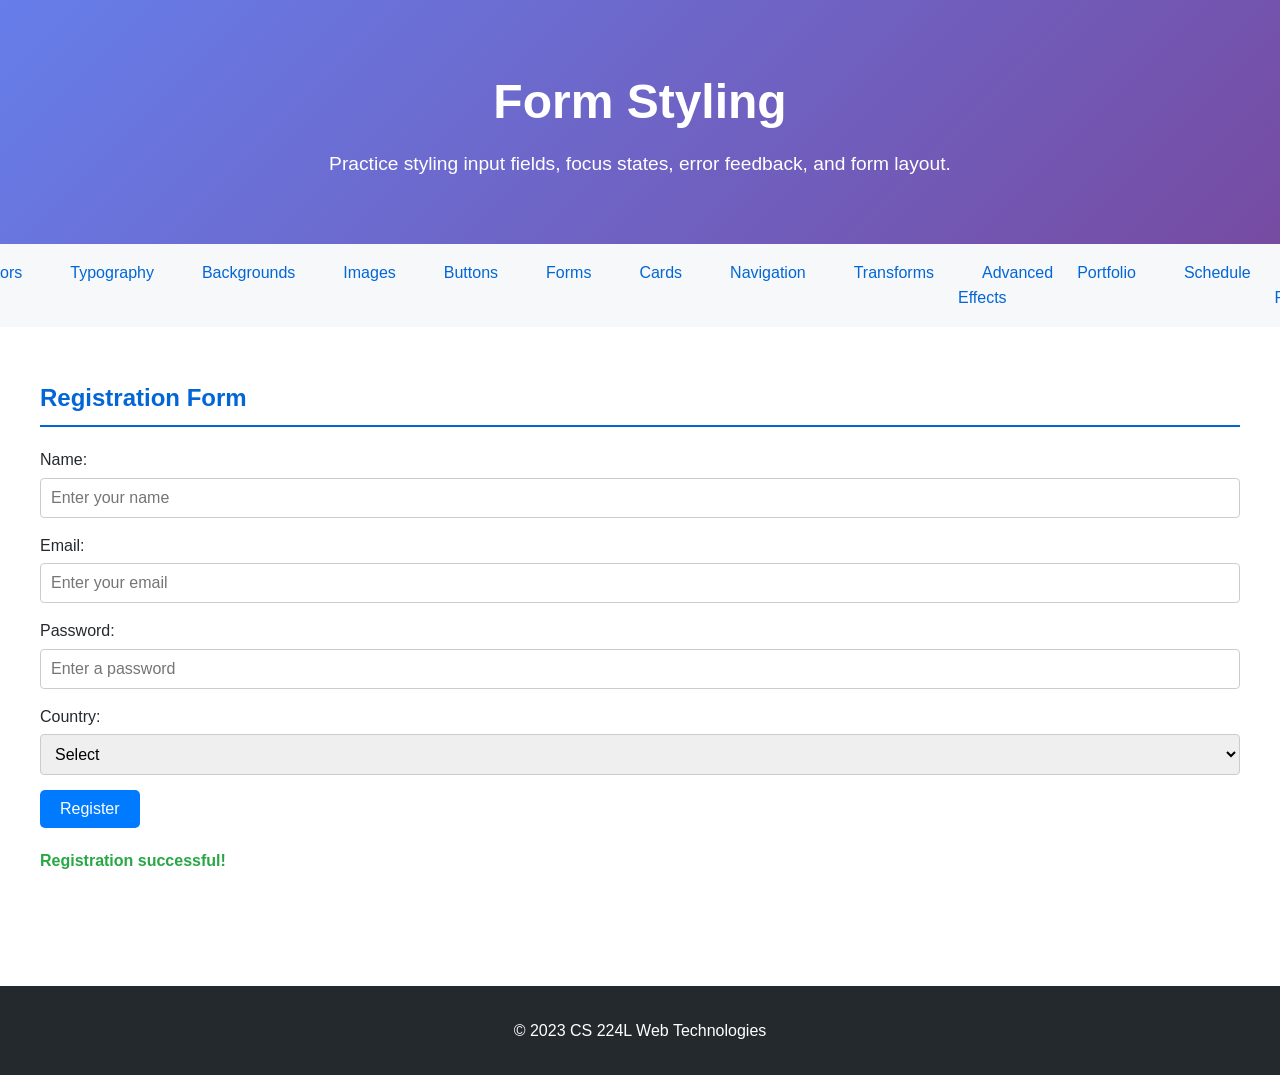
<file: lab03_css/exersises/forms.html>
<!DOCTYPE html>
<html lang="en">
<head>
    <meta charset="UTF-8">
    <meta name="viewport" content="width=device-width, initial-scale=1.0">
    <title>Forms Exercise</title>
    <link rel="stylesheet" href="../styles/main.css">
    <link rel="stylesheet" href="../styles/components.css">
</head>
<body>
    <header>
        <h1>Form Styling</h1>
        <p>Practice styling input fields, focus states, error feedback, and form layout.</p>
    </header>

    <nav>
        <ul>
            <li><a href="selectors.html">Selectors</a></li>
            <li><a href="typography.html">Typography</a></li>
            <li><a href="backgrounds.html">Backgrounds</a></li>
            <li><a href="images.html">Images</a></li>
            <li><a href="buttons.html">Buttons</a></li>
            <li><a href="forms.html">Forms</a></li>
            <li><a href="cards.html">Cards</a></li>
            <li><a href="navigation.html">Navigation</a></li>
            <li><a href="transforms.html">Transforms</a></li>
            <li><a href="advanced.html">Advanced Effects</a></li>
            <li><a href="portfolio.html">Portfolio</a></li>
            <li><a href="schedule.html">Schedule</a></li>
            <li><a href="github.html">GitHub Pages</a></li>
        </ul>
    </nav>

    <main>
        <section>
            <h2>Registration Form</h2>
            <form>
                <div class="form-group">
                    <label for="name">Name:</label>
                    <input type="text" id="name" name="name" placeholder="Enter your name">
                </div>
                <div class="form-group">
                    <label for="email">Email:</label>
                    <input type="email" id="email" name="email" class="error" placeholder="Enter your email">
                </div>
                <div class="form-group">
                    <label for="password">Password:</label>
                    <input type="password" id="password" name="password" placeholder="Enter a password">
                </div>
                <div class="form-group">
                    <label for="country">Country:</label>
                    <select id="country" name="country">
                        <option value="">Select</option>
                        <option value="us">USA</option>
                        <option value="uk">UK</option>
                    </select>
                </div>
                <button type="submit" class="btn btn-primary">Register</button>
            </form>
            <div class="success">Registration successful!</div>
        </section>
    </main>

    <footer>
        <p>&copy; 2023 CS 224L Web Technologies</p>
    </footer>
</body>
</html>
</file>
<file: lab03_css/styles/main.css>
/* Main CSS - General styles and layout */

body {
    font-family: 'Segoe UI', Tahoma, Geneva, Verdana, sans-serif;
    margin: 0;
    padding: 0;
    color: #24292e;
    background-color: #ffffff;
    line-height: 1.6;
}

header {
    background: linear-gradient(135deg, #667eea 0%, #764ba2 100%);
    color: white;
    text-align: center;
    padding: 4rem 2rem;
}

header h1 {
    margin: 0;
    font-size: 3em;
}

header p {
    font-size: 1.2em;
    margin: 0.5rem 0 0 0;
}

nav ul {
    list-style: none;
    display: flex;
    justify-content: center;
    margin: 0;
    padding: 1rem;
    background-color: #f6f8fa;
}

nav a {
    color: #0366d6;
    text-decoration: none;
    padding: 0.5rem 1rem;
    margin: 0 0.5rem;
    border-radius: 4px;
    transition: background-color 0.3s;
}

nav a:hover {
    background-color: #e1e4e8;
}

main {
    max-width: 1200px;
    margin: 0 auto;
    padding: 2rem;
}

section {
    margin-bottom: 3rem;
}

section h2 {
    color: #0366d6;
    border-bottom: 2px solid #0366d6;
    padding-bottom: 0.5rem;
}

footer {
    background-color: #24292e;
    color: white;
    text-align: center;
    padding: 1rem;
    margin-top: 2rem;
}

@media (max-width: 768px) {
    header {
        padding: 2rem 1rem;
    }

    header h1 {
        font-size: 2em;
    }

    nav ul {
        flex-direction: column;
        align-items: center;
    }

    nav a {
        margin: 0.25rem 0;
    }
}
</file>
<file: lab03_css/styles/components.css>
/* Components CSS - Reusable component styles */

.topic-grid {
    display: grid;
    grid-template-columns: repeat(auto-fit, minmax(250px, 1fr));
    gap: 2rem;
}

.topic-card {
    background-color: #f6f8fa;
    padding: 1rem;
    border-radius: 8px;
    text-align: center;
    box-shadow: 0 2px 4px rgba(0,0,0,0.1);
    transition: transform 0.3s;
}

.topic-card:hover {
    transform: translateY(-5px);
}

/* Buttons */
.btn {
    padding: 10px 20px;
    border: none;
    border-radius: 5px;
    cursor: pointer;
    transition: all 0.3s;
    font-size: 16px;
}

.btn:hover {
    transform: translateY(-2px);
}

.btn:focus {
    outline: 2px solid blue;
}

.btn-primary {
    background-color: #007bff;
    color: white;
}

.btn-primary:hover {
    background-color: #0056b3;
}

.btn-secondary {
    background-color: #6c757d;
    color: white;
}

.btn-secondary:hover {
    background-color: #545b62;
}

.btn-success {
    background-color: #28a745;
    color: white;
}

.btn-success:hover {
    background-color: #1e7e34;
}

.btn-danger {
    background-color: #dc3545;
    color: white;
}

.btn-danger:hover {
    background-color: #c82333;
}

.btn-large {
    padding: 15px 30px;
    font-size: 20px;
}

.btn-small {
    padding: 5px 10px;
    font-size: 12px;
}

.btn-rounded {
    border-radius: 50px;
}

.btn-gradient {
    background: linear-gradient(to right, #ff7e5f, #feb47b);
    color: white;
}

.btn-shadow {
    box-shadow: 0 4px 8px rgba(0,0,0,0.2);
}

.btn:disabled {
    background-color: #ccc;
    cursor: not-allowed;
    opacity: 0.6;
}

/* Forms */
.form-group {
    margin-bottom: 15px;
}

.form-group label {
    display: block;
    margin-bottom: 5px;
}

.form-group input, .form-group select, .form-group textarea {
    width: 100%;
    padding: 10px;
    border: 1px solid #ccc;
    border-radius: 4px;
    font-size: 16px;
    box-sizing: border-box;
}

.form-group input:focus, .form-group select:focus, .form-group textarea:focus {
    border-color: #007bff;
    outline: none;
    box-shadow: 0 0 5px rgba(0,123,255,0.5);
}

.error {
    border-color: #dc3545;
}

.success {
    color: #28a745;
    font-weight: bold;
    margin-top: 20px;
}

/* Cards */
.card {
    border: 1px solid #ddd;
    border-radius: 8px;
    padding: 15px;
    width: 200px;
    text-align: center;
    box-shadow: 0 2px 5px rgba(0,0,0,0.1);
    transition: transform 0.3s, box-shadow 0.3s;
}

.card:hover {
    transform: translateY(-5px);
    box-shadow: 0 4px 10px rgba(0,0,0,0.2);
}

.card img {
    width: 100%;
    height: auto;
    border-radius: 4px;
}

.card h3 {
    margin: 10px 0;
}

.card p {
    margin-bottom: 15px;
    color: #666;
}

/* Navigation */
.horizontal ul {
    display: flex;
}

.horizontal li {
    position: relative;
}

.vertical ul {
    width: 200px;
}

.vertical li {
    position: relative;
}

.dropdown-menu {
    display: none;
    position: absolute;
    background-color: white;
    box-shadow: 0 2px 5px rgba(0,0,0,0.1);
    min-width: 150px;
}

.horizontal .dropdown-menu {
    top: 100%;
    left: 0;
}

.vertical .dropdown-menu {
    top: 0;
    left: 100%;
}

.dropdown:hover .dropdown-menu {
    display: block;
}

/* Tables */
table {
    width: 100%;
    border-collapse: collapse;
    margin-top: 20px;
}

th, td {
    padding: 12px;
    text-align: left;
    border-bottom: 1px solid #ddd;
}

th {
    background-color: #f2f2f2;
    font-weight: bold;
}

tbody tr:nth-child(even) {
    background-color: #f9f9f9;
}

tbody tr:hover {
    background-color: #e0e0e0;
}

.theory {
    border-left: 5px solid #007bff;
}

.lab {
    border-left: 5px solid #28a745;
}

/* Custom Checkboxes */
.custom-checkbox {
    display: block;
    position: relative;
    padding-left: 35px;
    margin-bottom: 12px;
    cursor: pointer;
    font-size: 22px;
    -webkit-user-select: none;
    -moz-user-select: none;
    -ms-user-select: none;
    user-select: none;
}

.custom-checkbox input {
    position: absolute;
    opacity: 0;
    cursor: pointer;
}

.checkmark {
    position: absolute;
    top: 0;
    left: 0;
    height: 25px;
    width: 25px;
    background-color: #eee;
    border-radius: 4px;
}

.custom-checkbox:hover input ~ .checkmark {
    background-color: #ccc;
}

.custom-checkbox input:checked ~ .checkmark {
    background-color: #2196F3;
}

.checkmark:after {
    content: "";
    position: absolute;
    display: none;
}

.custom-checkbox input:checked ~ .checkmark:after {
    display: block;
}

.custom-checkbox .checkmark:after {
    left: 9px;
    top: 5px;
    width: 5px;
    height: 10px;
    border: solid white;
    border-width: 0 3px 3px 0;
    -webkit-transform: rotate(45deg);
    -ms-transform: rotate(45deg);
    transform: rotate(45deg);
}
</file>
<file: lab03_css/styles/typography.css>
/* Typography CSS - Font and text styling */

@import url('https://fonts.googleapis.com/css2?family=Roboto:wght@400;700&family=Lato&family=Open+Sans&display=swap');

.roboto {
    font-family: 'Roboto', sans-serif;
}

.lato {
    font-family: 'Lato', sans-serif;
}

.open-sans {
    font-family: 'Open Sans', sans-serif;
}

.size-px {
    font-size: 16px;
}

.size-em {
    font-size: 1.2em;
}

.size-rem {
    font-size: 1.5rem;
}

.size-percent {
    font-size: 120%;
}

.align-left {
    text-align: left;
}

.align-center {
    text-align: center;
}

.align-right {
    text-align: right;
}

.align-justify {
    text-align: justify;
}

.decoration-underline {
    text-decoration: underline;
}

.decoration-overline {
    text-decoration: overline;
}

.decoration-line-through {
    text-decoration: line-through;
}

.transform-uppercase {
    text-transform: uppercase;
}

.transform-lowercase {
    text-transform: lowercase;
}

.transform-capitalize {
    text-transform: capitalize;
}

.shadow {
    text-shadow: 2px 2px 4px rgba(0, 0, 0, 0.5);
}

.gradient-text {
    background: linear-gradient(to right, red, blue);
    -webkit-background-clip: text;
    -webkit-text-fill-color: transparent;
    background-clip: text;
}

.clipped-text {
    background: url('https://via.placeholder.com/200x100') no-repeat center;
    -webkit-background-clip: text;
    -webkit-text-fill-color: transparent;
    background-clip: text;
    font-size: 3em;
    font-weight: bold;
}
</file>
<file: lab03_css/styles/effects.css>
/* Effects CSS - Advanced effects */

.box {
    width: 100px;
    height: 100px;
    background-color: #007bff;
    color: white;
    display: flex;
    align-items: center;
    justify-content: center;
    transition: transform 0.5s;
    cursor: pointer;
}

.box:hover {
    transform: rotate(45deg);
}

.rotate:hover {
    transform: rotate(45deg);
}

.scale:hover {
    transform: scale(1.2);
}

.translate:hover {
    transform: translate(20px, 20px);
}

.skew:hover {
    transform: skew(20deg, 10deg);
}

.rotate3d:hover {
    transform: rotateX(45deg) rotateY(45deg);
}

.origin {
    transform-origin: top left;
}

.origin:hover {
    transform: rotate(45deg);
}

.combined:hover {
    transform: rotate(45deg) scale(1.2) translate(10px, 10px);
}

/* Shadows */
.shadow-box {
    width: 200px;
    height: 100px;
    background-color: white;
    box-shadow: 
        0 1px 3px rgba(0,0,0,0.12), 
        0 1px 2px rgba(0,0,0,0.24),
        0 10px 20px rgba(0,0,0,0.19),
        0 20px 40px rgba(0,0,0,0.15);
    padding: 20px;
    margin: 20px 0;
}

/* Loading Animation */
.loader {
    border: 16px solid #f3f3f3;
    border-top: 16px solid #3498db;
    border-radius: 50%;
    width: 120px;
    height: 120px;
    animation: spin 2s linear infinite;
}

@keyframes spin {
    0% { transform: rotate(0deg); }
    100% { transform: rotate(360deg); }
}

/* Image Effects */
.image-container {
    position: relative;
    margin: 10px;
    overflow: hidden;
    border-radius: 10px;
    box-shadow: 0 4px 8px rgba(0,0,0,0.1);
    transition: transform 0.3s;
}

.image-container:hover {
    transform: scale(1.05);
}

.image-container img {
    width: 200px;
    height: 200px;
    object-fit: cover;
    display: block;
}

.circular {
    border-radius: 50%;
}

.filter-blur img {
    filter: blur(2px);
}

.filter-brightness img {
    filter: brightness(1.5);
}

.overlay {
    position: absolute;
    top: 0;
    left: 0;
    right: 0;
    bottom: 0;
    background: rgba(0,0,0,0.7);
    color: white;
    display: flex;
    align-items: center;
    justify-content: center;
    opacity: 0;
    transition: opacity 0.3s;
}

.image-container:hover .overlay {
    opacity: 1;
}

/* Background Effects */
.solid-red {
    background-color: red;
}

.solid-blue {
    background-color: blue;
}

.solid-green {
    background-color: green;
}

.image-repeat {
    background-image: url('https://via.placeholder.com/50');
    background-repeat: repeat;
}

.image-no-repeat {
    background-image: url('https://via.placeholder.com/50');
    background-repeat: no-repeat;
}

.image-repeat-x {
    background-image: url('https://via.placeholder.com/50');
    background-repeat: repeat-x;
}

.image-repeat-y {
    background-image: url('https://via.placeholder.com/50');
    background-repeat: repeat-y;
}

.linear-gradient {
    background: linear-gradient(to right, red, yellow);
}

.radial-gradient {
    background: radial-gradient(circle, red, yellow);
}

.multiple-bg {
    background: 
        linear-gradient(to right, rgba(255,0,0,0.5), rgba(0,255,0,0.5)),
        url('https://via.placeholder.com/50');
    background-blend-mode: multiply;
}

.blend-multiply {
    background: 
        linear-gradient(to right, red, blue),
        url('https://via.placeholder.com/50');
    background-blend-mode: multiply;
}

.blend-screen {
    background: 
        linear-gradient(to right, red, blue),
        url('https://via.placeholder.com/50');
    background-blend-mode: screen;
}
</file>
